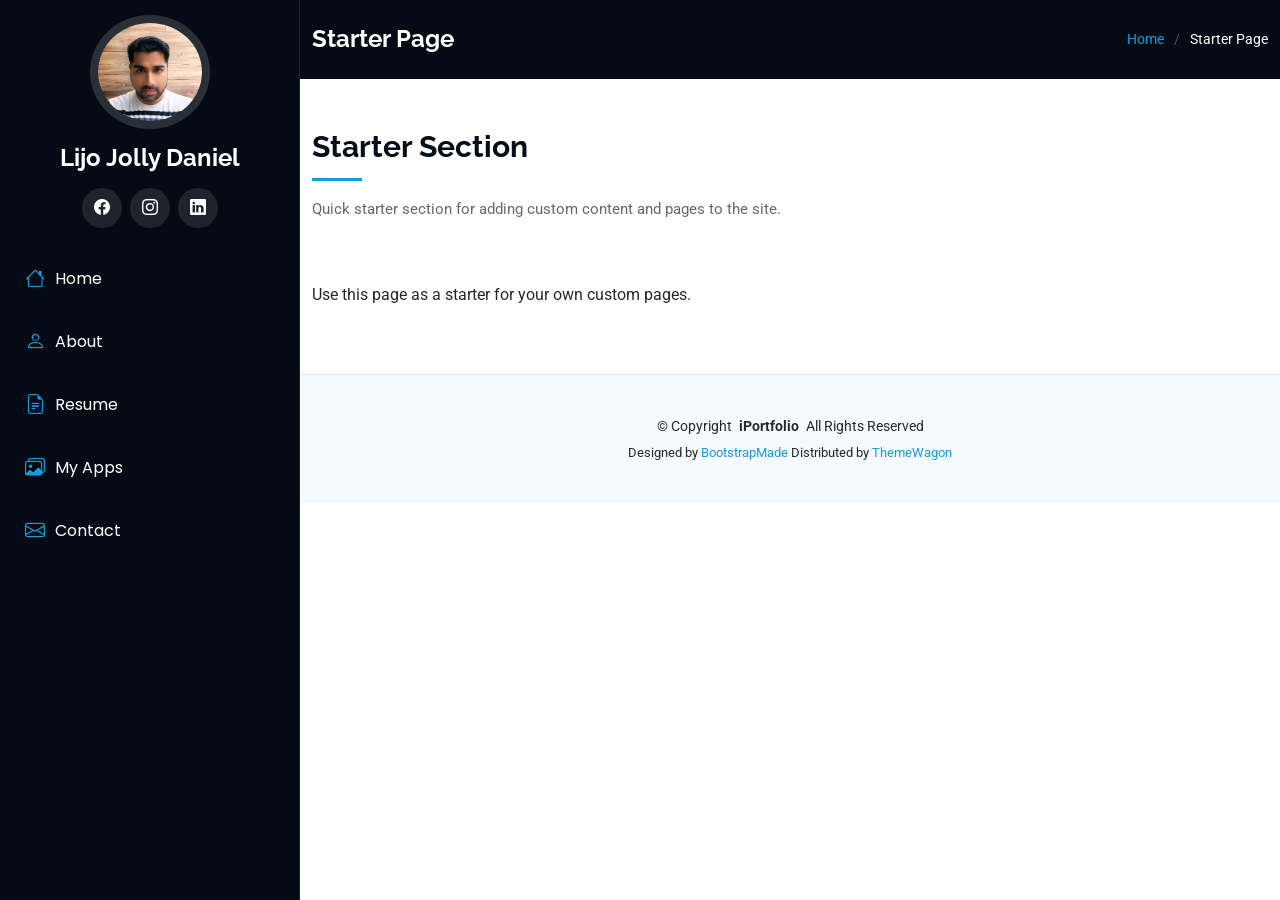
<file: backup_starter-page.html>
<!DOCTYPE html>
<html lang="en">

<head>
  <meta charset="utf-8">
  <meta content="width=device-width, initial-scale=1.0" name="viewport">
  <title>Starter Page - iPortfolio Bootstrap Template</title>
  <meta content="" name="description">
  <meta content="" name="keywords">

  <!-- Favicons -->
  <link href="assets/img/favicon.png" rel="icon">
  <link href="assets/img/apple-touch-icon.png" rel="apple-touch-icon">

  <!-- Fonts -->
  <link href="https://fonts.googleapis.com" rel="preconnect">
  <link href="https://fonts.gstatic.com" rel="preconnect" crossorigin>
  <link href="https://fonts.googleapis.com/css2?family=Roboto:ital,wght@0,100;0,300;0,400;0,500;0,700;0,900;1,100;1,300;1,400;1,500;1,700;1,900&family=Poppins:ital,wght@0,100;0,200;0,300;0,400;0,500;0,600;0,700;0,800;0,900;1,100;1,200;1,300;1,400;1,500;1,600;1,700;1,800;1,900&family=Raleway:ital,wght@0,100;0,200;0,300;0,400;0,500;0,600;0,700;0,800;0,900;1,100;1,200;1,300;1,400;1,500;1,600;1,700;1,800;1,900&display=swap" rel="stylesheet">

  <!-- Vendor CSS Files -->
  <link href="assets/vendor/bootstrap/css/bootstrap.min.css" rel="stylesheet">
  <link href="assets/vendor/bootstrap-icons/bootstrap-icons.css" rel="stylesheet">
  <link href="assets/vendor/aos/aos.css" rel="stylesheet">
  <link href="assets/vendor/glightbox/css/glightbox.min.css" rel="stylesheet">
  <link href="assets/vendor/swiper/swiper-bundle.min.css" rel="stylesheet">

  <!-- Main CSS File -->
  <link href="assets/css/main.css" rel="stylesheet">

  <!-- =======================================================
  * Template Name: iPortfolio
  * Template URL: https://bootstrapmade.com/iportfolio-bootstrap-portfolio-websites-template/
  * Updated: Jun 29 2024 with Bootstrap v5.3.3
  * Author: BootstrapMade.com
  * License: https://bootstrapmade.com/license/
  ======================================================== -->
</head>

<body class="starter-page-page">

  <div id="site-header"></div>

  <main class="main">

    <!-- Page Title -->
    <div class="page-title dark-background">
      <div class="container d-lg-flex justify-content-between align-items-center">
        <h1 class="mb-2 mb-lg-0">Starter Page</h1>
        <nav class="breadcrumbs">
          <ol>
            <li><a href="index.html">Home</a></li>
            <li class="current">Starter Page</li>
          </ol>
        </nav>
      </div>
    </div><!-- End Page Title -->

    <!-- Starter Section Section -->
    <section id="starter-section" class="starter-section section">

      <!-- Section Title -->
      <div class="container section-title" data-aos="fade-up">
        <h2>Starter Section</h2>
        <p>Quick starter section for adding custom content and pages to the site.</p>
      </div><!-- End Section Title -->

      <div class="container" data-aos="fade-up">
        <p>Use this page as a starter for your own custom pages.</p>
      </div>

    </section><!-- /Starter Section Section -->

  </main>

  <footer id="footer" class="footer position-relative light-background">

    <div class="container">
      <div class="copyright text-center ">
        <p>© <span>Copyright</span> <strong class="px-1 sitename">iPortfolio</strong> <span>All Rights Reserved</span></p>
      </div>
      <div class="credits">
        <!-- All the links in the footer should remain intact. -->
        <!-- You can delete the links only if you've purchased the pro version. -->
        <!-- Licensing information: https://bootstrapmade.com/license/ -->
        <!-- Purchase the pro version with working PHP/AJAX contact form: [buy-url] -->
        Designed by <a href="https://bootstrapmade.com/">BootstrapMade</a> Distributed by <a href="https://themewagon.com">ThemeWagon</a>
      </div>
    </div>

  </footer>

  <!-- Scroll Top -->
  <a href="#" id="scroll-top" class="scroll-top d-flex align-items-center justify-content-center"><i class="bi bi-arrow-up-short"></i></a>

  <!-- Preloader -->
  <div id="preloader"></div>

  <!-- Vendor JS Files -->
  <script src="assets/vendor/bootstrap/js/bootstrap.bundle.min.js"></script>
  <script src="assets/vendor/php-email-form/validate.js"></script>
  <script src="assets/vendor/aos/aos.js"></script>
  <script src="assets/vendor/typed.js/typed.umd.js"></script>
  <script src="assets/vendor/purecounter/purecounter_vanilla.js"></script>
  <script src="assets/vendor/waypoints/noframework.waypoints.js"></script>
  <script src="assets/vendor/glightbox/js/glightbox.min.js"></script>
  <script src="assets/vendor/imagesloaded/imagesloaded.pkgd.min.js"></script>
  <script src="assets/vendor/isotope-layout/isotope.pkgd.min.js"></script>
  <script src="assets/vendor/swiper/swiper-bundle.min.js"></script>

  <script src="assets/js/includes.js"></script>

  <!-- Main JS File -->
  <script src="assets/js/main.js"></script>

</body>

</html>
</file>
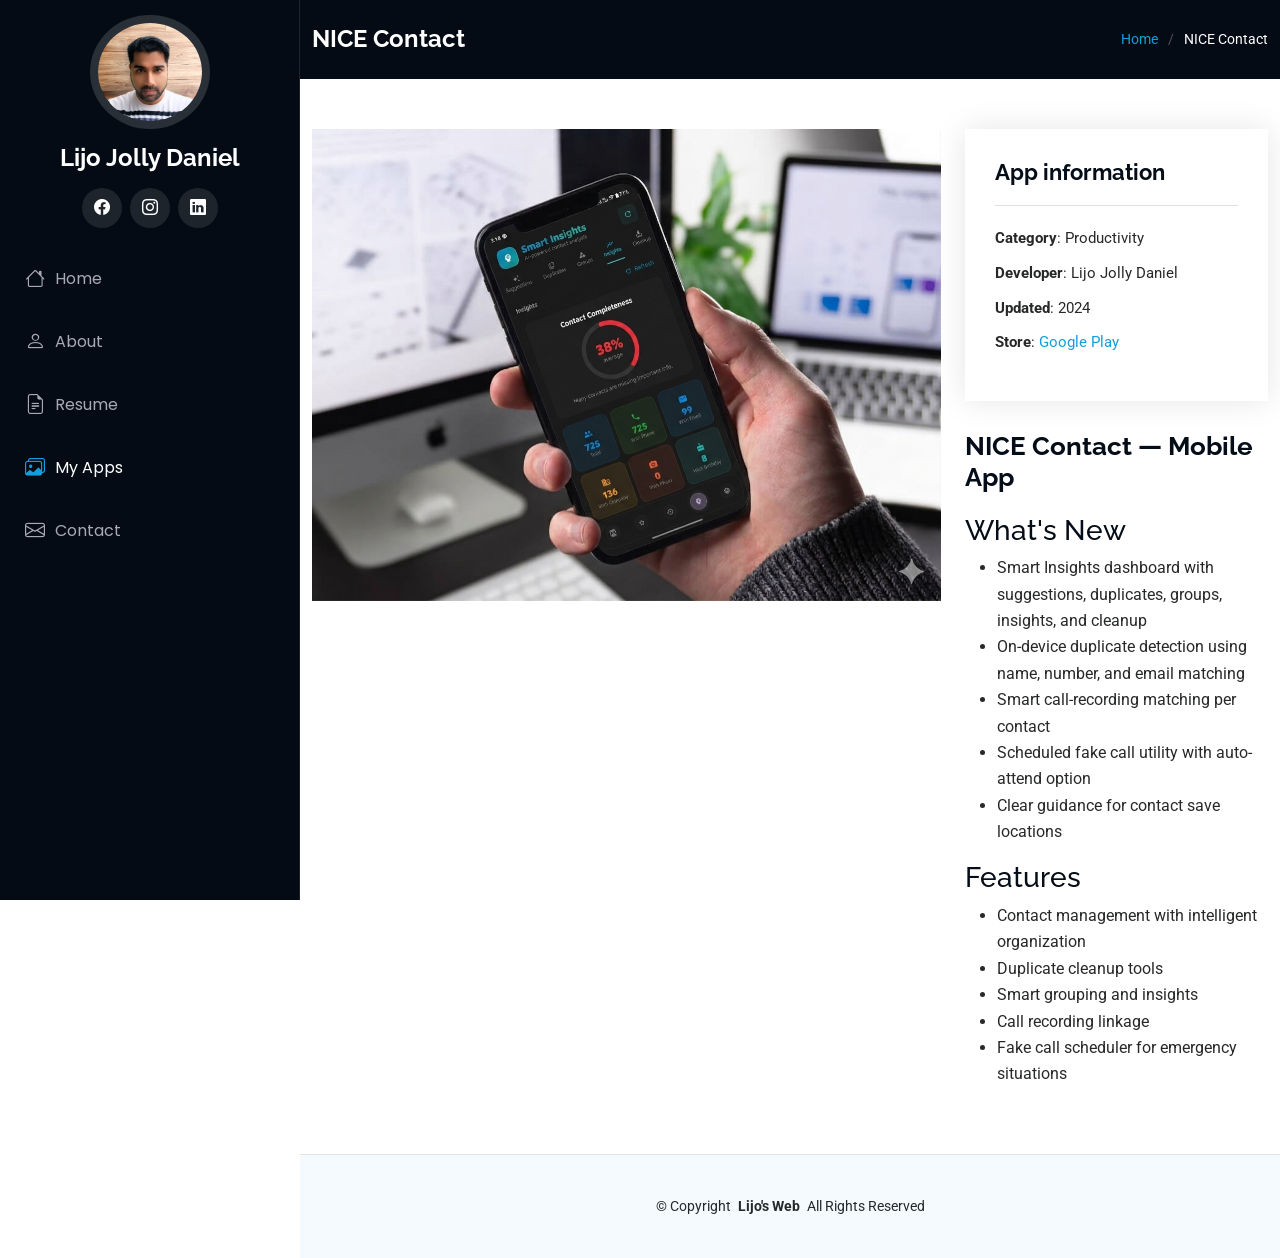
<file: portfolio-details-app1.html>
<!DOCTYPE html>
<html lang="en">

<head>
  <meta charset="utf-8">
  <meta content="width=device-width, initial-scale=1.0" name="viewport">
  <title>NICE Contact - Details</title>
  <meta content="" name="description">
  <meta content="" name="keywords">
  <meta name="nav-active" content="portfolio">

  <link href="assets/img/favicon.png" rel="icon">
  <link href="assets/img/apple-touch-icon.png" rel="apple-touch-icon">

  <link href="https://fonts.googleapis.com" rel="preconnect">
  <link href="https://fonts.gstatic.com" rel="preconnect" crossorigin>
  <link href="https://fonts.googleapis.com/css2?family=Roboto:wght@400;700&family=Poppins:wght@400;700&family=Raleway:wght@400;700&display=swap" rel="stylesheet">

  <link href="assets/vendor/bootstrap/css/bootstrap.min.css" rel="stylesheet">
  <link href="assets/vendor/bootstrap-icons/bootstrap-icons.css" rel="stylesheet">
  <link href="assets/vendor/aos/aos.css" rel="stylesheet">
  <link href="assets/vendor/glightbox/css/glightbox.min.css" rel="stylesheet">
  <link href="assets/vendor/swiper/swiper-bundle.min.css" rel="stylesheet">

  <link href="assets/css/main.css" rel="stylesheet">
</head>

<body class="portfolio-details-page">

  <div id="site-header"></div>

  <main class="main">

    <div class="page-title dark-background">
      <div class="container d-lg-flex justify-content-between align-items-center">
        <h1 class="mb-2 mb-lg-0">NICE Contact</h1>
        <nav class="breadcrumbs">
          <ol>
            <li><a href="index.html">Home</a></li>
            <li class="current">NICE Contact</li>
          </ol>
        </nav>
      </div>
    </div>

    <section id="portfolio-details" class="portfolio-details section">
      <div class="container" data-aos="fade-up" data-aos-delay="100">
        <div class="row gy-4">

          <div class="col-lg-8">
            <div class="portfolio-details-slider swiper init-swiper">
              <script type="application/json" class="swiper-config">
                { "loop": true, "speed": 600, "autoplay": { "delay": 5000 }, "slidesPerView": "auto", "pagination": { "el": ".swiper-pagination", "type": "bullets", "clickable": true } }
              </script>
              <div class="swiper-wrapper align-items-center">
                <div class="swiper-slide">
                  <img src="assets/img/portfolio/app-1.png" alt="NICE Contact">
                </div>
              </div>
              <div class="swiper-pagination"></div>
            </div>
          </div>

          <div class="col-lg-4">
            <div class="portfolio-info" data-aos="fade-up" data-aos-delay="200">
              <h3>App information</h3>
              <ul>
                <li><strong>Category</strong>: Productivity</li>
                <li><strong>Developer</strong>: Lijo Jolly Daniel</li>
                <li><strong>Updated</strong>: 2024</li>
                <li><strong>Store</strong>: <a href="https://play.google.com/store/apps/details?id=com.lijojolly.nice_contacts" target="_blank" rel="noopener">Google Play</a></li>
              </ul>
            </div>

            <div class="portfolio-description" data-aos="fade-up" data-aos-delay="300">
              <h2>NICE Contact — Mobile App</h2>
              <h3>What's New</h3>
              <ul>
                <li>Smart Insights dashboard with suggestions, duplicates, groups, insights, and cleanup</li>
                <li>On-device duplicate detection using name, number, and email matching</li>
                <li>Smart call-recording matching per contact</li>
                <li>Scheduled fake call utility with auto-attend option</li>
                <li>Clear guidance for contact save locations</li>
              </ul>
              <h3>Features</h3>
              <ul>
                <li>Contact management with intelligent organization</li>
                <li>Duplicate cleanup tools</li>
                <li>Smart grouping and insights</li>
                <li>Call recording linkage</li>
                <li>Fake call scheduler for emergency situations</li>
              </ul>
            </div>
          </div>

        </div>
      </div>
    </section>

  </main>

  <footer id="footer" class="footer position-relative light-background">
    <div class="container">
      <div class="copyright text-center ">
        <p>© <span>Copyright</span> <strong class="px-1 sitename">Lijo's Web</strong> <span>All Rights Reserved</span></p>
      </div>
    </div>
  </footer>

  <a href="#" id="scroll-top" class="scroll-top d-flex align-items-center justify-content-center"><i class="bi bi-arrow-up-short"></i></a>
  <div id="preloader"></div>

  <script src="assets/vendor/bootstrap/js/bootstrap.bundle.min.js"></script>
  <script src="assets/vendor/php-email-form/validate.js"></script>
  <script src="assets/vendor/aos/aos.js"></script>
  <script src="assets/vendor/typed.js/typed.umd.js"></script>
  <script src="assets/vendor/purecounter/purecounter_vanilla.js"></script>
  <script src="assets/vendor/waypoints/noframework.waypoints.js"></script>
  <script src="assets/vendor/glightbox/js/glightbox.min.js"></script>
  <script src="assets/vendor/imagesloaded/imagesloaded.pkgd.min.js"></script>
  <script src="assets/vendor/isotope-layout/isotope.pkgd.min.js"></script>
  <script src="assets/vendor/swiper/swiper-bundle.min.js"></script>
  <script src="assets/js/includes.js"></script>
  <script src="assets/js/main.js"></script>

</body>

</html>
</file>
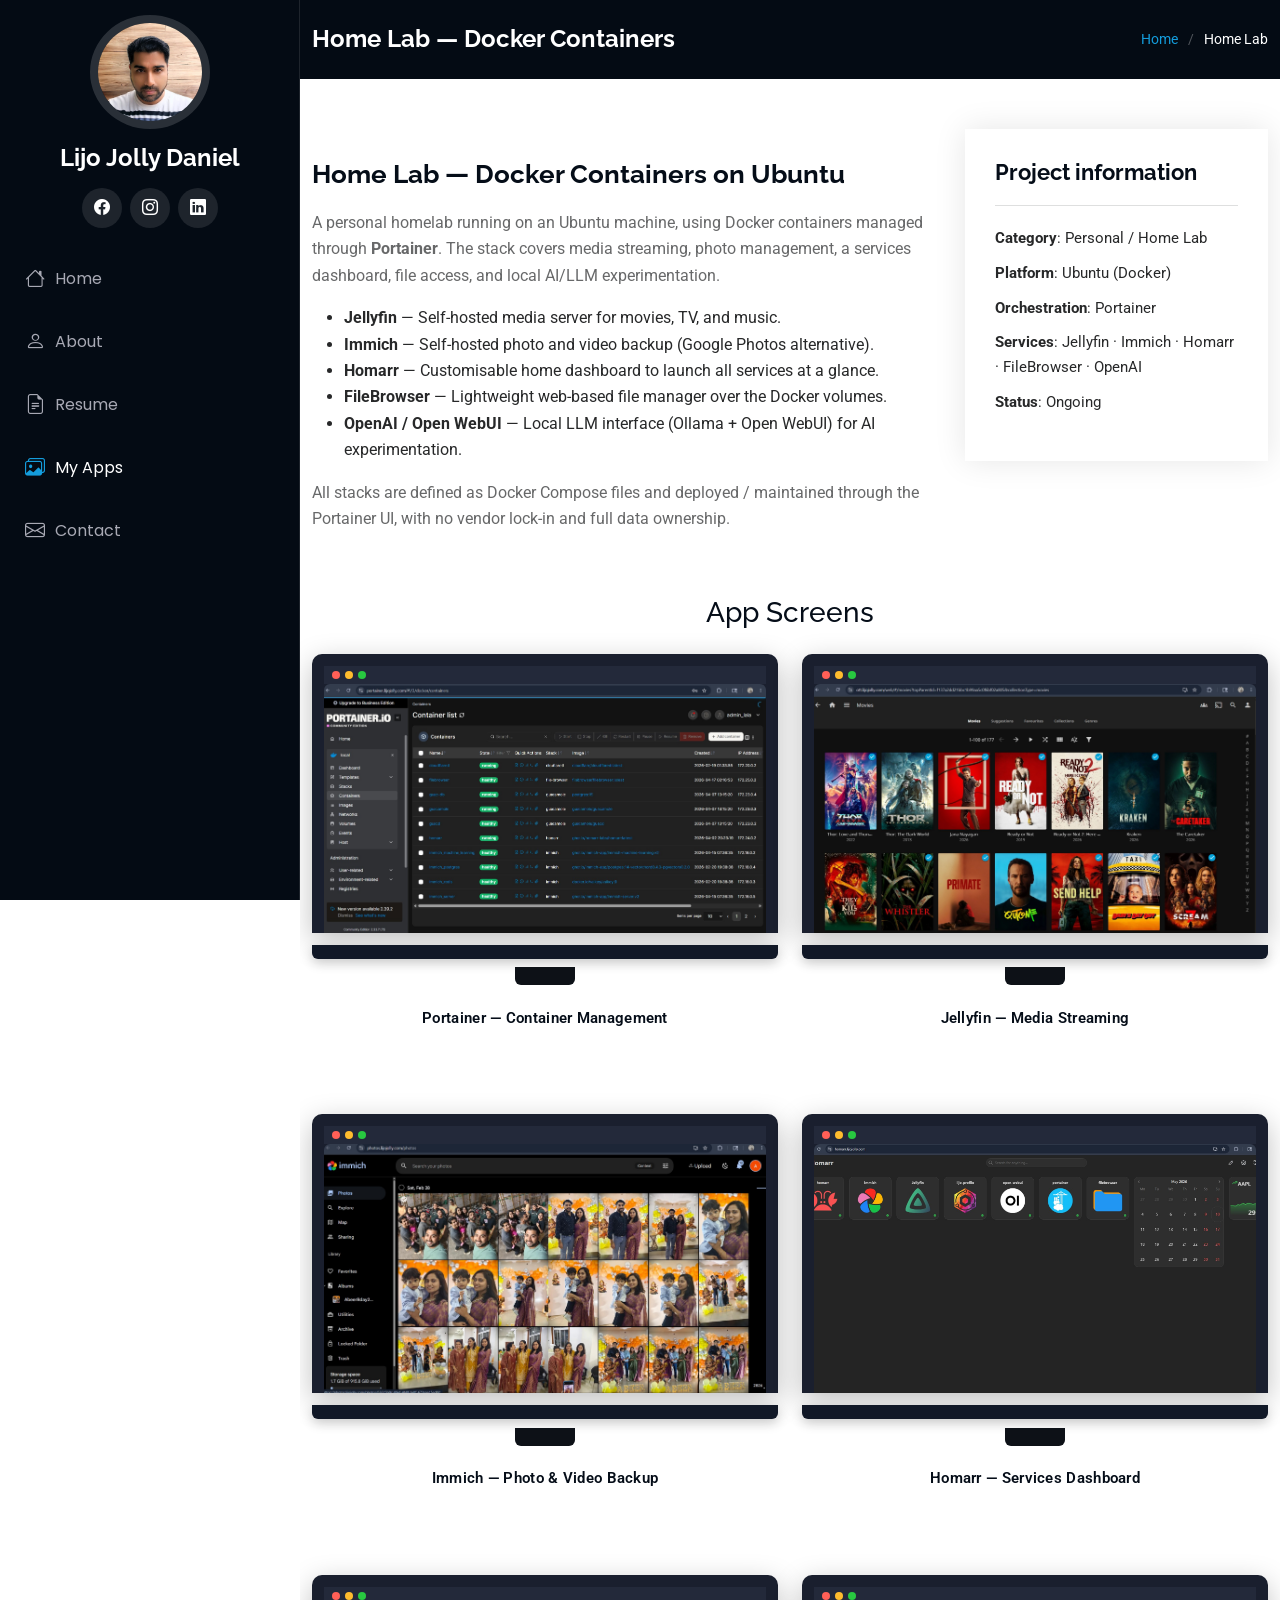
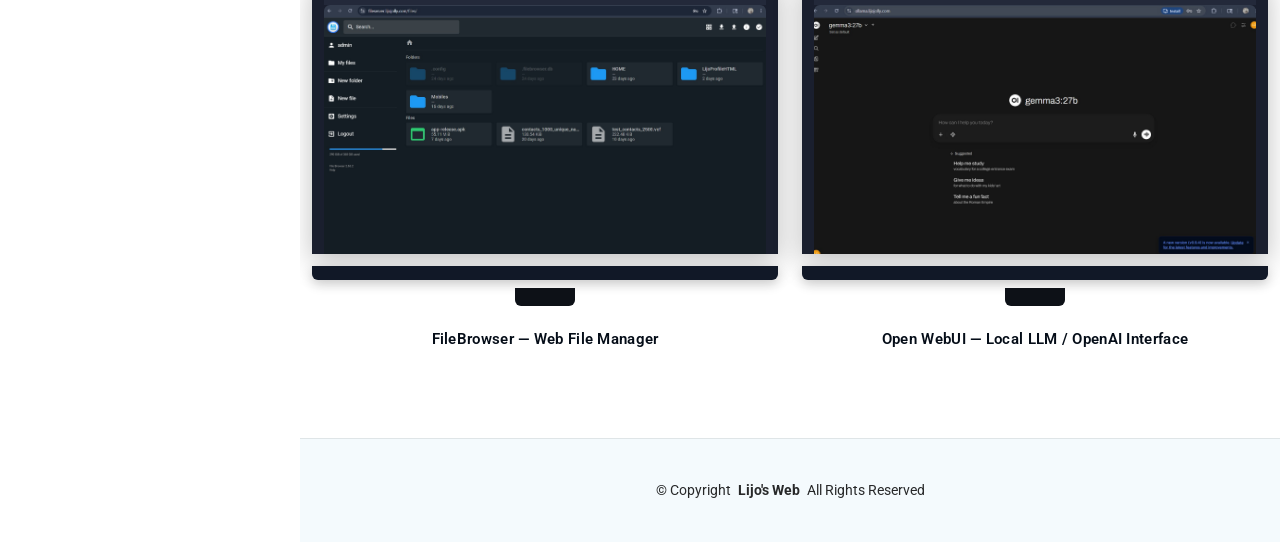
<file: portfolio-details-homelab.html>
<!DOCTYPE html>
<html lang="en">

<head>
  <meta charset="utf-8">
  <meta content="width=device-width, initial-scale=1.0" name="viewport">
  <title>Home Lab — Docker Containers</title>
  <meta name="description" content="Personal homelab running Jellyfin, Immich, Homarr, FileBrowser and OpenAI services on Ubuntu via Docker and Portainer.">
  <meta name="keywords" content="homelab, docker, portainer, jellyfin, immich, homarr, filebrowser, openai, ubuntu">
  <meta name="nav-active" content="portfolio">

  <link href="assets/img/favicon.png" rel="icon">
  <link href="assets/img/apple-touch-icon.png" rel="apple-touch-icon">

  <link href="https://fonts.googleapis.com" rel="preconnect">
  <link href="https://fonts.gstatic.com" rel="preconnect" crossorigin>
  <link href="https://fonts.googleapis.com/css2?family=Roboto:wght@400;700&family=Poppins:wght@400;700&family=Raleway:wght@400;700&display=swap" rel="stylesheet">

  <link href="assets/vendor/bootstrap/css/bootstrap.min.css" rel="stylesheet">
  <link href="assets/vendor/bootstrap-icons/bootstrap-icons.css" rel="stylesheet">
  <link href="assets/vendor/aos/aos.css" rel="stylesheet">
  <link href="assets/vendor/glightbox/css/glightbox.min.css" rel="stylesheet">
  <link href="assets/vendor/swiper/swiper-bundle.min.css" rel="stylesheet">

  <link href="assets/css/main.css" rel="stylesheet">
</head>

<body class="portfolio-details-page">

  <div id="site-header"></div>

  <main class="main">

    <div class="page-title dark-background">
      <div class="container d-lg-flex justify-content-between align-items-center">
        <h1 class="mb-2 mb-lg-0">Home Lab — Docker Containers</h1>
        <nav class="breadcrumbs">
          <ol>
            <li><a href="index.html">Home</a></li>
            <li class="current">Home Lab</li>
          </ol>
        </nav>
      </div>
    </div>

    <section id="portfolio-details" class="portfolio-details section">
      <div class="container" data-aos="fade-up" data-aos-delay="100">

        <!-- Project summary row -->
        <div class="row gy-4 mb-5">
          <div class="col-lg-8">
            <div class="portfolio-description">
              <h2>Home Lab — Docker Containers on Ubuntu</h2>
              <p>A personal homelab running on an Ubuntu machine, using Docker containers managed through <strong>Portainer</strong>. The stack covers media streaming, photo management, a services dashboard, file access, and local AI/LLM experimentation.</p>
              <ul>
                <li><strong>Jellyfin</strong> — Self-hosted media server for movies, TV, and music.</li>
                <li><strong>Immich</strong> — Self-hosted photo and video backup (Google Photos alternative).</li>
                <li><strong>Homarr</strong> — Customisable home dashboard to launch all services at a glance.</li>
                <li><strong>FileBrowser</strong> — Lightweight web-based file manager over the Docker volumes.</li>
                <li><strong>OpenAI / Open WebUI</strong> — Local LLM interface (Ollama + Open WebUI) for AI experimentation.</li>
              </ul>
              <p>All stacks are defined as Docker Compose files and deployed / maintained through the Portainer UI, with no vendor lock-in and full data ownership.</p>
            </div>
          </div>
          <div class="col-lg-4">
            <div class="portfolio-info">
              <h3>Project information</h3>
              <ul>
                <li><strong>Category</strong>: Personal / Home Lab</li>
                <li><strong>Platform</strong>: Ubuntu (Docker)</li>
                <li><strong>Orchestration</strong>: Portainer</li>
                <li><strong>Services</strong>: Jellyfin · Immich · Homarr · FileBrowser · OpenAI</li>
                <li><strong>Status</strong>: Ongoing</li>
              </ul>
            </div>
          </div>
        </div>

        <!-- App screens in desktop monitor mockups -->
        <h3 class="text-center mb-4" data-aos="fade-up">App Screens</h3>
        <div class="row gy-5">

          <!-- Portainer -->
          <div class="col-lg-6" data-aos="fade-up" data-aos-delay="100">
            <div class="app-monitor-wrap">
              <div class="app-monitor">
                <div class="monitor-dots">
                  <span class="dot-red"></span>
                  <span class="dot-yellow"></span>
                  <span class="dot-green"></span>
                </div>
                <div class="screen-area">
                  <img src="assets/img/portfolio/hl-portainer.jpg"
                       onerror="this.onerror=null;this.src='assets/img/portfolio/hl-portainer.jpg';"
                       alt="Portainer Dashboard">
                </div>
              </div>
              <div class="app-monitor-base"></div>
              <div class="app-monitor-stand-wrap"><div class="app-monitor-stand"></div></div>
              <div class="app-monitor-label">Portainer — Container Management</div>
            </div>
          </div>

          <!-- Jellyfin -->
          <div class="col-lg-6" data-aos="fade-up" data-aos-delay="150">
            <div class="app-monitor-wrap">
              <div class="app-monitor">
                <div class="monitor-dots">
                  <span class="dot-red"></span>
                  <span class="dot-yellow"></span>
                  <span class="dot-green"></span>
                </div>
                <div class="screen-area">
                  <img src="assets/img/portfolio/hl-jellyfin.jpg"
                       onerror="this.onerror=null;this.src='assets/img/portfolio/app-3.jpg';"
                       alt="Jellyfin Media Server">
                </div>
              </div>
              <div class="app-monitor-base"></div>
              <div class="app-monitor-stand-wrap"><div class="app-monitor-stand"></div></div>
              <div class="app-monitor-label">Jellyfin — Media Streaming</div>
            </div>
          </div>

          <!-- Immich -->
          <div class="col-lg-6" data-aos="fade-up" data-aos-delay="200">
            <div class="app-monitor-wrap">
              <div class="app-monitor">
                <div class="monitor-dots">
                  <span class="dot-red"></span>
                  <span class="dot-yellow"></span>
                  <span class="dot-green"></span>
                </div>
                <div class="screen-area">
                  <img src="assets/img/portfolio/hl-immich.jpg"
                       onerror="this.onerror=null;this.src='assets/img/portfolio/product-1.jpg';"
                       alt="Immich Photo Backup">
                </div>
              </div>
              <div class="app-monitor-base"></div>
              <div class="app-monitor-stand-wrap"><div class="app-monitor-stand"></div></div>
              <div class="app-monitor-label">Immich — Photo &amp; Video Backup</div>
            </div>
          </div>

          <!-- Homarr -->
          <div class="col-lg-6" data-aos="fade-up" data-aos-delay="250">
            <div class="app-monitor-wrap">
              <div class="app-monitor">
                <div class="monitor-dots">
                  <span class="dot-red"></span>
                  <span class="dot-yellow"></span>
                  <span class="dot-green"></span>
                </div>
                <div class="screen-area">
                  <img src="assets/img/portfolio/hl-homarr.jpg"
                       onerror="this.onerror=null;this.src='assets/img/portfolio/product-2.jpg';"
                       alt="Homarr Dashboard">
                </div>
              </div>
              <div class="app-monitor-base"></div>
              <div class="app-monitor-stand-wrap"><div class="app-monitor-stand"></div></div>
              <div class="app-monitor-label">Homarr — Services Dashboard</div>
            </div>
          </div>

          <!-- FileBrowser -->
          <div class="col-lg-6" data-aos="fade-up" data-aos-delay="300">
            <div class="app-monitor-wrap">
              <div class="app-monitor">
                <div class="monitor-dots">
                  <span class="dot-red"></span>
                  <span class="dot-yellow"></span>
                  <span class="dot-green"></span>
                </div>
                <div class="screen-area">
                  <img src="assets/img/portfolio/hl-filebrowser.jpg"
                       onerror="this.onerror=null;this.src='assets/img/portfolio/product-3.jpg';"
                       alt="FileBrowser">
                </div>
              </div>
              <div class="app-monitor-base"></div>
              <div class="app-monitor-stand-wrap"><div class="app-monitor-stand"></div></div>
              <div class="app-monitor-label">FileBrowser — Web File Manager</div>
            </div>
          </div>

          <!-- OpenAI / Open WebUI -->
          <div class="col-lg-6" data-aos="fade-up" data-aos-delay="350">
            <div class="app-monitor-wrap">
              <div class="app-monitor">
                <div class="monitor-dots">
                  <span class="dot-red"></span>
                  <span class="dot-yellow"></span>
                  <span class="dot-green"></span>
                </div>
                <div class="screen-area">
                  <img src="assets/img/portfolio/hl-openwebui.jpg"
                       onerror="this.onerror=null;this.src='assets/img/portfolio/books-1.jpg';"
                       alt="Open WebUI / OpenAI">
                </div>
              </div>
              <div class="app-monitor-base"></div>
              <div class="app-monitor-stand-wrap"><div class="app-monitor-stand"></div></div>
              <div class="app-monitor-label">Open WebUI — Local LLM / OpenAI Interface</div>
            </div>
          </div>

        </div><!-- end row -->
      </div>
    </section>

  </main>

  <footer id="footer" class="footer position-relative light-background">
    <div class="container">
      <div class="copyright text-center">
        <p>© <span>Copyright</span> <strong class="px-1 sitename">Lijo's Web</strong> <span>All Rights Reserved</span></p>
      </div>
    </div>
  </footer>

  <a href="#" id="scroll-top" class="scroll-top d-flex align-items-center justify-content-center"><i class="bi bi-arrow-up-short"></i></a>
  <div id="preloader"></div>

  <script src="assets/vendor/bootstrap/js/bootstrap.bundle.min.js"></script>
  <script src="assets/vendor/php-email-form/validate.js"></script>
  <script src="assets/vendor/aos/aos.js"></script>
  <script src="assets/vendor/typed.js/typed.umd.js"></script>
  <script src="assets/vendor/purecounter/purecounter_vanilla.js"></script>
  <script src="assets/vendor/waypoints/noframework.waypoints.js"></script>
  <script src="assets/vendor/glightbox/js/glightbox.min.js"></script>
  <script src="assets/vendor/imagesloaded/imagesloaded.pkgd.min.js"></script>
  <script src="assets/vendor/isotope-layout/isotope.pkgd.min.js"></script>
  <script src="assets/vendor/swiper/swiper-bundle.min.js"></script>
  <script src="assets/js/includes.js"></script>
  <script src="assets/js/main.js"></script>

</body>
</html>
</file>
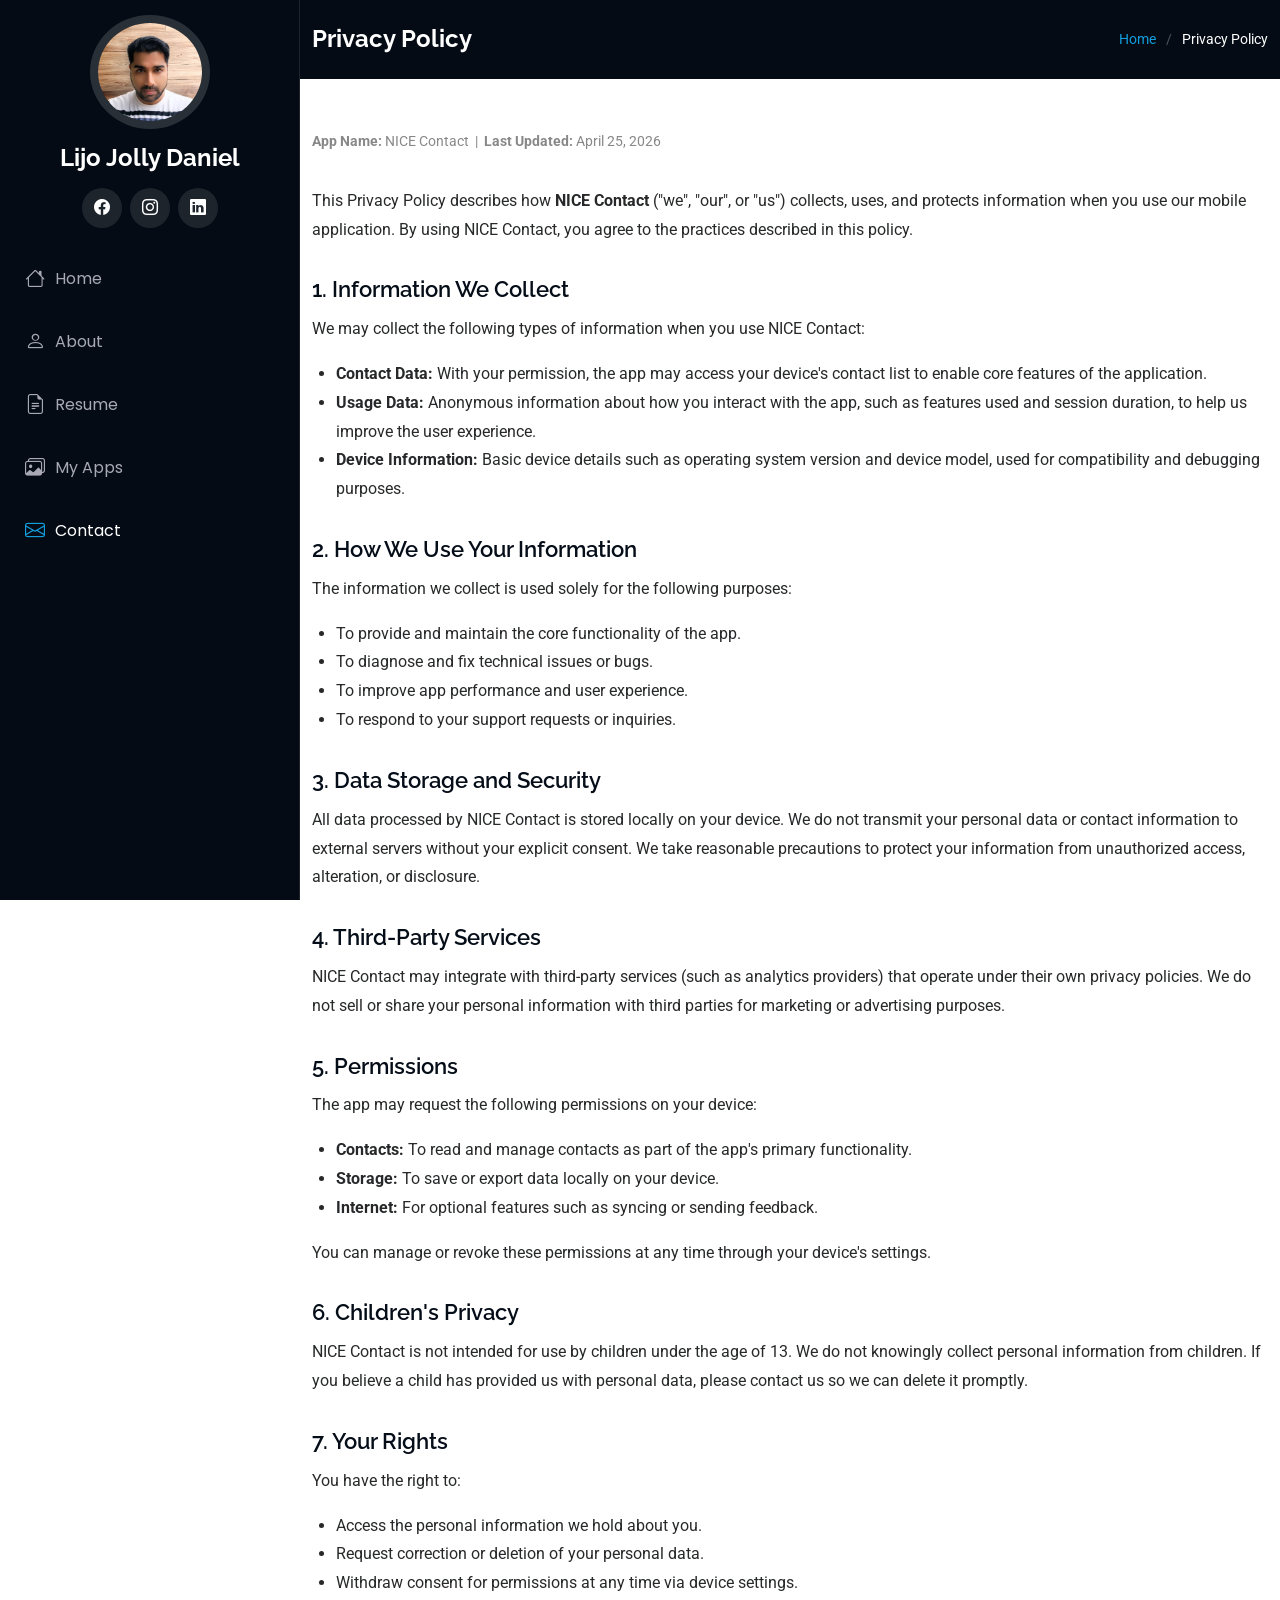
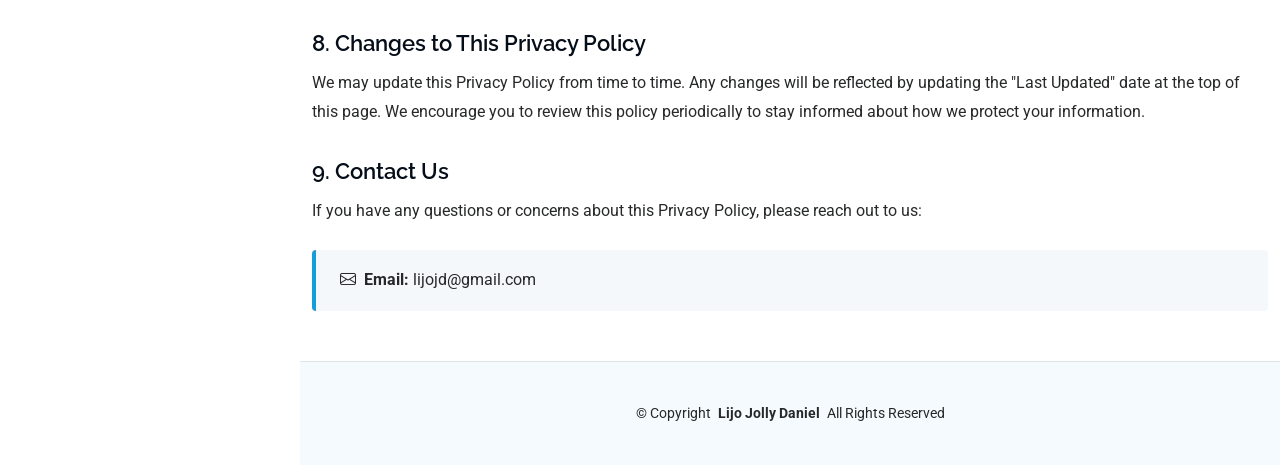
<file: privacy-policy.html>
<!DOCTYPE html>
<html lang="en">

<head>
  <meta charset="utf-8">
  <meta content="width=device-width, initial-scale=1.0" name="viewport">
  <title>Privacy Policy - NICE Contact</title>
  <meta content="Privacy Policy for NICE Contact mobile app" name="description">
  <meta content="" name="keywords">
  <meta name="nav-active" content="contact">

  <!-- Favicons -->
  <link href="assets/img/favicon.png" rel="icon">
  <link href="assets/img/apple-touch-icon.png" rel="apple-touch-icon">

  <!-- Fonts -->
  <link href="https://fonts.googleapis.com" rel="preconnect">
  <link href="https://fonts.gstatic.com" rel="preconnect" crossorigin>
  <link href="https://fonts.googleapis.com/css2?family=Roboto:ital,wght@0,100;0,300;0,400;0,500;0,700;0,900;1,100;1,300;1,400;1,500;1,700;1,900&family=Poppins:ital,wght@0,100;0,200;0,300;0,400;0,500;0,600;0,700;0,800;0,900;1,100;1,200;1,300;1,400;1,500;1,600;1,700;1,800;1,900&family=Raleway:ital,wght@0,100;0,200;0,300;0,400;0,500;0,600;0,700;0,800;0,900;1,100;1,200;1,300;1,400;1,500;1,600;1,700;1,800;1,900&display=swap" rel="stylesheet">

  <!-- Vendor CSS Files -->
  <link href="assets/vendor/bootstrap/css/bootstrap.min.css" rel="stylesheet">
  <link href="assets/vendor/bootstrap-icons/bootstrap-icons.css" rel="stylesheet">
  <link href="assets/vendor/aos/aos.css" rel="stylesheet">
  <link href="assets/vendor/glightbox/css/glightbox.min.css" rel="stylesheet">
  <link href="assets/vendor/swiper/swiper-bundle.min.css" rel="stylesheet">

  <!-- Main CSS File -->
  <link href="assets/css/main.css" rel="stylesheet">

  <style>
    .privacy-policy-section h2 {
      font-size: 1.4rem;
      font-weight: 600;
      margin-top: 2rem;
      margin-bottom: 0.75rem;
      color: var(--heading-color, #173b6c);
    }
    .privacy-policy-section p,
    .privacy-policy-section li {
      line-height: 1.8;
      color: var(--default-color, #444);
    }
    .privacy-policy-section ul {
      padding-left: 1.5rem;
      margin-bottom: 1rem;
    }
    .privacy-policy-section .last-updated {
      font-size: 0.9rem;
      color: #888;
      margin-bottom: 2rem;
    }
    .privacy-policy-section .contact-box {
      background: #f4f8fb;
      border-left: 4px solid #149ddd;
      padding: 1rem 1.5rem;
      border-radius: 4px;
      margin-top: 1.5rem;
    }
  </style>
</head>

<body class="service-details-page">

  <div id="site-header"></div>

  <main class="main">

    <!-- Page Title -->
    <div class="page-title dark-background">
      <div class="container d-lg-flex justify-content-between align-items-center">
        <h1 class="mb-2 mb-lg-0">Privacy Policy</h1>
        <nav class="breadcrumbs">
          <ol>
            <li><a href="index.html">Home</a></li>
            <li class="current">Privacy Policy</li>
          </ol>
        </nav>
      </div>
    </div><!-- End Page Title -->

    <!-- Privacy Policy Section -->
    <section id="privacy-policy" class="privacy-policy-section section">
      <div class="container" data-aos="fade-up" data-aos-delay="100">

        <p class="last-updated"><strong>App Name:</strong> NICE Contact &nbsp;|&nbsp; <strong>Last Updated:</strong> April 25, 2026</p>

        <p>
          This Privacy Policy describes how <strong>NICE Contact</strong> ("we", "our", or "us") collects, uses, and protects
          information when you use our mobile application. By using NICE Contact, you agree to the practices
          described in this policy.
        </p>

        <!-- 1 -->
        <h2>1. Information We Collect</h2>
        <p>We may collect the following types of information when you use NICE Contact:</p>
        <ul>
          <li><strong>Contact Data:</strong> With your permission, the app may access your device's contact list to enable core features of the application.</li>
          <li><strong>Usage Data:</strong> Anonymous information about how you interact with the app, such as features used and session duration, to help us improve the user experience.</li>
          <li><strong>Device Information:</strong> Basic device details such as operating system version and device model, used for compatibility and debugging purposes.</li>
        </ul>

        <!-- 2 -->
        <h2>2. How We Use Your Information</h2>
        <p>The information we collect is used solely for the following purposes:</p>
        <ul>
          <li>To provide and maintain the core functionality of the app.</li>
          <li>To diagnose and fix technical issues or bugs.</li>
          <li>To improve app performance and user experience.</li>
          <li>To respond to your support requests or inquiries.</li>
        </ul>

        <!-- 3 -->
        <h2>3. Data Storage and Security</h2>
        <p>
          All data processed by NICE Contact is stored locally on your device. We do not transmit your personal
          data or contact information to external servers without your explicit consent. We take reasonable
          precautions to protect your information from unauthorized access, alteration, or disclosure.
        </p>

        <!-- 4 -->
        <h2>4. Third-Party Services</h2>
        <p>
          NICE Contact may integrate with third-party services (such as analytics providers) that operate under
          their own privacy policies. We do not sell or share your personal information with third parties for
          marketing or advertising purposes.
        </p>

        <!-- 5 -->
        <h2>5. Permissions</h2>
        <p>The app may request the following permissions on your device:</p>
        <ul>
          <li><strong>Contacts:</strong> To read and manage contacts as part of the app's primary functionality.</li>
          <li><strong>Storage:</strong> To save or export data locally on your device.</li>
          <li><strong>Internet:</strong> For optional features such as syncing or sending feedback.</li>
        </ul>
        <p>You can manage or revoke these permissions at any time through your device's settings.</p>

        <!-- 6 -->
        <h2>6. Children's Privacy</h2>
        <p>
          NICE Contact is not intended for use by children under the age of 13. We do not knowingly collect
          personal information from children. If you believe a child has provided us with personal data, please
          contact us so we can delete it promptly.
        </p>

        <!-- 7 -->
        <h2>7. Your Rights</h2>
        <p>You have the right to:</p>
        <ul>
          <li>Access the personal information we hold about you.</li>
          <li>Request correction or deletion of your personal data.</li>
          <li>Withdraw consent for permissions at any time via device settings.</li>
        </ul>

        <!-- 8 -->
        <h2>8. Changes to This Privacy Policy</h2>
        <p>
          We may update this Privacy Policy from time to time. Any changes will be reflected by updating the
          "Last Updated" date at the top of this page. We encourage you to review this policy periodically
          to stay informed about how we protect your information.
        </p>

        <!-- 9 -->
        <h2>9. Contact Us</h2>
        <p>If you have any questions or concerns about this Privacy Policy, please reach out to us:</p>
        <div class="contact-box">
          <p class="mb-0"><i class="bi bi-envelope me-2"></i><strong>Email:</strong> lijojd@gmail.com</p>
        </div>

      </div>
    </section><!-- /Privacy Policy Section -->

  </main>

  <footer id="footer" class="footer position-relative light-background">
    <div class="container">
      <div class="copyright text-center">
        <p>© <span>Copyright</span> <strong class="px-1 sitename">Lijo Jolly Daniel</strong> <span>All Rights Reserved</span></p>
      </div>
    </div>
  </footer>

  <!-- Scroll Top -->
  <a href="#" id="scroll-top" class="scroll-top d-flex align-items-center justify-content-center"><i class="bi bi-arrow-up-short"></i></a>

  <!-- Preloader -->
  <div id="preloader"></div>

  <!-- Vendor JS Files -->
  <script src="assets/vendor/bootstrap/js/bootstrap.bundle.min.js"></script>
  <script src="assets/vendor/php-email-form/validate.js"></script>
  <script src="assets/vendor/aos/aos.js"></script>
  <script src="assets/vendor/typed.js/typed.umd.js"></script>
  <script src="assets/vendor/purecounter/purecounter_vanilla.js"></script>
  <script src="assets/vendor/waypoints/noframework.waypoints.js"></script>
  <script src="assets/vendor/glightbox/js/glightbox.min.js"></script>
  <script src="assets/vendor/imagesloaded/imagesloaded.pkgd.min.js"></script>
  <script src="assets/vendor/isotope-layout/isotope.pkgd.min.js"></script>
  <script src="assets/vendor/swiper/swiper-bundle.min.js"></script>

  <script src="assets/js/includes.js"></script>

  <!-- Main JS File -->
  <script src="assets/js/main.js"></script>

</body>

</html>
</file>
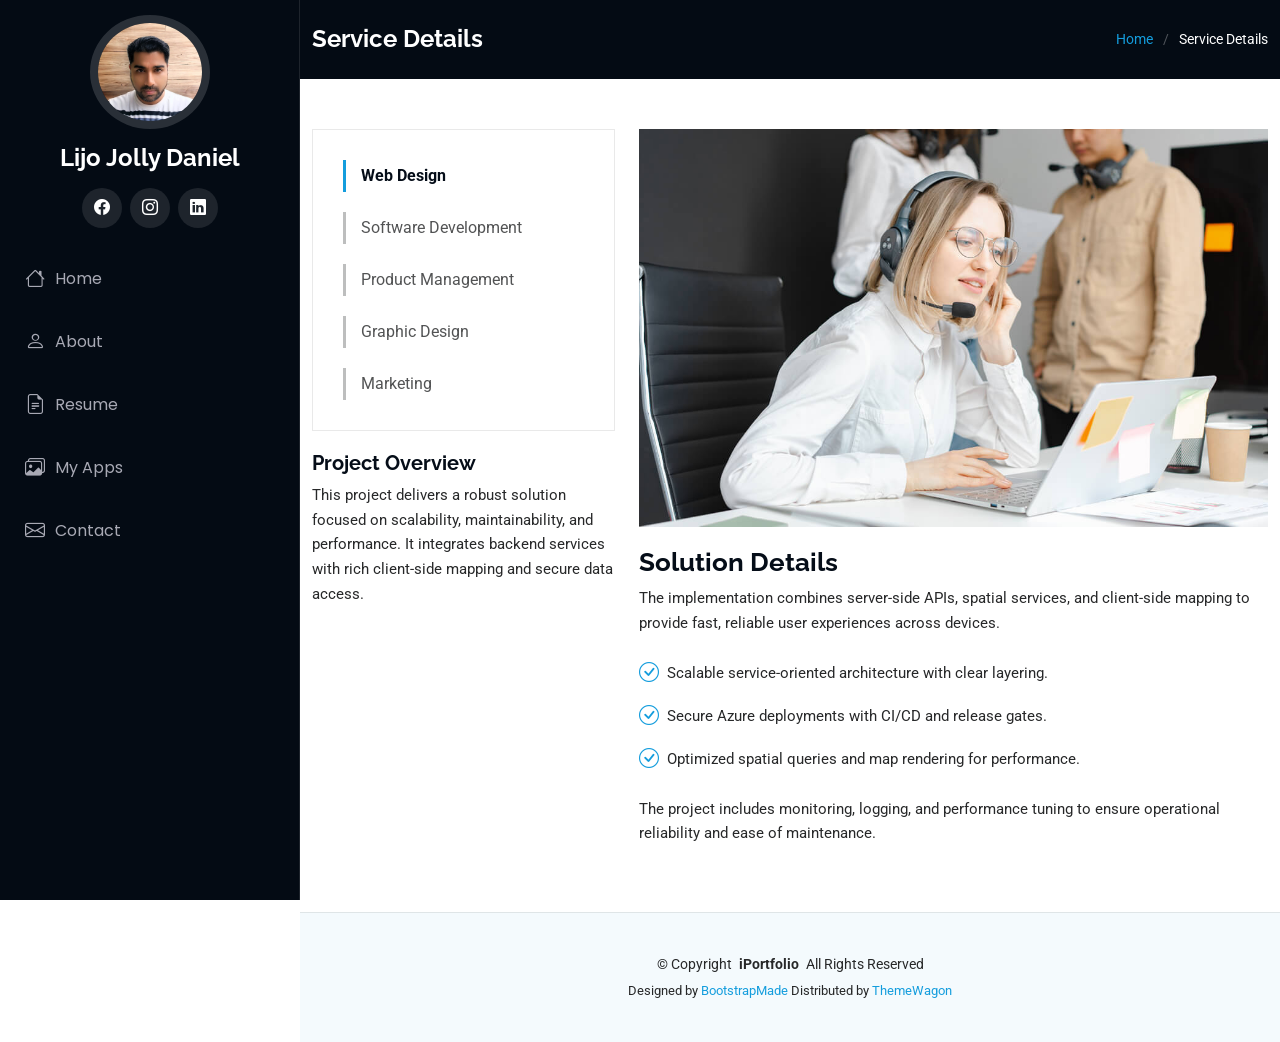
<file: service-details.html>
<!DOCTYPE html>
<html lang="en">

<head>
  <meta charset="utf-8">
  <meta content="width=device-width, initial-scale=1.0" name="viewport">
  <title>Service Details - iPortfolio Bootstrap Template</title>
  <meta content="" name="description">
  <meta content="" name="keywords">
  <meta name="nav-active" content="services">

  <!-- Favicons -->
  <link href="assets/img/favicon.png" rel="icon">
  <link href="assets/img/apple-touch-icon.png" rel="apple-touch-icon">

  <!-- Fonts -->
  <link href="https://fonts.googleapis.com" rel="preconnect">
  <link href="https://fonts.gstatic.com" rel="preconnect" crossorigin>
  <link href="https://fonts.googleapis.com/css2?family=Roboto:ital,wght@0,100;0,300;0,400;0,500;0,700;0,900;1,100;1,300;1,400;1,500;1,700;1,900&family=Poppins:ital,wght@0,100;0,200;0,300;0,400;0,500;0,600;0,700;0,800;0,900;1,100;1,200;1,300;1,400;1,500;1,600;1,700;1,800;1,900&family=Raleway:ital,wght@0,100;0,200;0,300;0,400;0,500;0,600;0,700;0,800;0,900;1,100;1,200;1,300;1,400;1,500;1,600;1,700;1,800;1,900&display=swap" rel="stylesheet">

  <!-- Vendor CSS Files -->
  <link href="assets/vendor/bootstrap/css/bootstrap.min.css" rel="stylesheet">
  <link href="assets/vendor/bootstrap-icons/bootstrap-icons.css" rel="stylesheet">
  <link href="assets/vendor/aos/aos.css" rel="stylesheet">
  <link href="assets/vendor/glightbox/css/glightbox.min.css" rel="stylesheet">
  <link href="assets/vendor/swiper/swiper-bundle.min.css" rel="stylesheet">

  <!-- Main CSS File -->
  <link href="assets/css/main.css" rel="stylesheet">

  <!-- =======================================================
  * Template Name: iPortfolio
  * Template URL: https://bootstrapmade.com/iportfolio-bootstrap-portfolio-websites-template/
  * Updated: Jun 29 2024 with Bootstrap v5.3.3
  * Author: BootstrapMade.com
  * License: https://bootstrapmade.com/license/
  ======================================================== -->
</head>

<body class="service-details-page">

  <div id="site-header"></div>

  <main class="main">

    <!-- Page Title -->
    <div class="page-title dark-background">
      <div class="container d-lg-flex justify-content-between align-items-center">
        <h1 class="mb-2 mb-lg-0">Service Details</h1>
        <nav class="breadcrumbs">
          <ol>
            <li><a href="index.html">Home</a></li>
            <li class="current">Service Details</li>
          </ol>
        </nav>
      </div>
    </div><!-- End Page Title -->

    <!-- Service Details Section -->
    <section id="service-details" class="service-details section">

      <div class="container">

        <div class="row gy-4">

          <div class="col-lg-4" data-aos="fade-up" data-aos-delay="100">
            <div class="services-list">
              <a href="#" class="active">Web Design</a>
              <a href="#">Software Development</a>
              <a href="#">Product Management</a>
              <a href="#">Graphic Design</a>
              <a href="#">Marketing</a>
            </div>

            <h4>Project Overview</h4>
            <p>This project delivers a robust solution focused on scalability, maintainability, and performance. It integrates backend services with rich client-side mapping and secure data access.</p>
          </div>

          <div class="col-lg-8" data-aos="fade-up" data-aos-delay="200">
            <img src="assets/img/services.jpg" alt="" class="img-fluid services-img">
            <h3>Solution Details</h3>
            <p>
              The implementation combines server-side APIs, spatial services, and client-side mapping to provide fast, reliable user experiences across devices.
            </p>
            <ul>
              <li><i class="bi bi-check-circle"></i> <span>Scalable service-oriented architecture with clear layering.</span></li>
              <li><i class="bi bi-check-circle"></i> <span>Secure Azure deployments with CI/CD and release gates.</span></li>
              <li><i class="bi bi-check-circle"></i> <span>Optimized spatial queries and map rendering for performance.</span></li>
            </ul>
            <p>
              The project includes monitoring, logging, and performance tuning to ensure operational reliability and ease of maintenance.
            </p>
          </div>

        </div>

      </div>

    </section><!-- /Service Details Section -->

  </main>

  <footer id="footer" class="footer position-relative light-background">

    <div class="container">
      <div class="copyright text-center ">
        <p>© <span>Copyright</span> <strong class="px-1 sitename">iPortfolio</strong> <span>All Rights Reserved</span></p>
      </div>
      <div class="credits">
        <!-- All the links in the footer should remain intact. -->
        <!-- You can delete the links only if you've purchased the pro version. -->
        <!-- Licensing information: https://bootstrapmade.com/license/ -->
        <!-- Purchase the pro version with working PHP/AJAX contact form: [buy-url] -->
        Designed by <a href="https://bootstrapmade.com/">BootstrapMade</a> Distributed by <a href="https://themewagon.com">ThemeWagon</a>
      </div>
    </div>

  </footer>

  <!-- Scroll Top -->
  <a href="#" id="scroll-top" class="scroll-top d-flex align-items-center justify-content-center"><i class="bi bi-arrow-up-short"></i></a>

  <!-- Preloader -->
  <div id="preloader"></div>

  <!-- Vendor JS Files -->
  <script src="assets/vendor/bootstrap/js/bootstrap.bundle.min.js"></script>
  <script src="assets/vendor/php-email-form/validate.js"></script>
  <script src="assets/vendor/aos/aos.js"></script>
  <script src="assets/vendor/typed.js/typed.umd.js"></script>
  <script src="assets/vendor/purecounter/purecounter_vanilla.js"></script>
  <script src="assets/vendor/waypoints/noframework.waypoints.js"></script>
  <script src="assets/vendor/glightbox/js/glightbox.min.js"></script>
  <script src="assets/vendor/imagesloaded/imagesloaded.pkgd.min.js"></script>
  <script src="assets/vendor/isotope-layout/isotope.pkgd.min.js"></script>
  <script src="assets/vendor/swiper/swiper-bundle.min.js"></script>

  <script src="assets/js/includes.js"></script>

  <!-- Main JS File -->
  <script src="assets/js/main.js"></script>

</body>

</html>
</file>
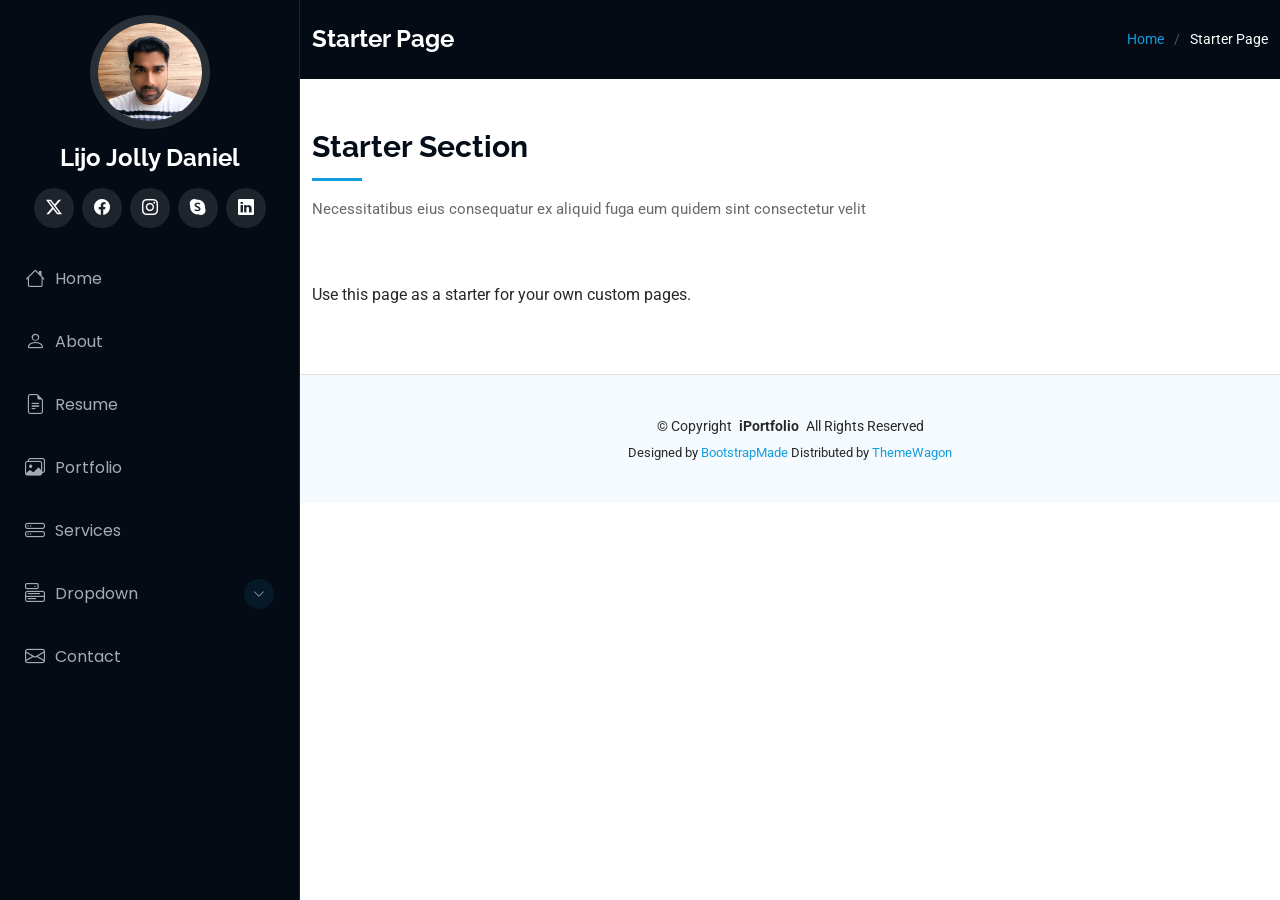
<file: starter-page.html>
<!DOCTYPE html>
<html lang="en">

<head>
  <meta charset="utf-8">
  <meta content="width=device-width, initial-scale=1.0" name="viewport">
  <title>Starter Page - iPortfolio Bootstrap Template</title>
  <meta content="" name="description">
  <meta content="" name="keywords">

  <!-- Favicons -->
  <link href="assets/img/favicon.png" rel="icon">
  <link href="assets/img/apple-touch-icon.png" rel="apple-touch-icon">

  <!-- Fonts -->
  <link href="https://fonts.googleapis.com" rel="preconnect">
  <link href="https://fonts.gstatic.com" rel="preconnect" crossorigin>
  <link href="https://fonts.googleapis.com/css2?family=Roboto:ital,wght@0,100;0,300;0,400;0,500;0,700;0,900;1,100;1,300;1,400;1,500;1,700;1,900&family=Poppins:ital,wght@0,100;0,200;0,300;0,400;0,500;0,600;0,700;0,800;0,900;1,100;1,200;1,300;1,400;1,500;1,600;1,700;1,800;1,900&family=Raleway:ital,wght@0,100;0,200;0,300;0,400;0,500;0,600;0,700;0,800;0,900;1,100;1,200;1,300;1,400;1,500;1,600;1,700;1,800;1,900&display=swap" rel="stylesheet">

  <!-- Vendor CSS Files -->
  <link href="assets/vendor/bootstrap/css/bootstrap.min.css" rel="stylesheet">
  <link href="assets/vendor/bootstrap-icons/bootstrap-icons.css" rel="stylesheet">
  <link href="assets/vendor/aos/aos.css" rel="stylesheet">
  <link href="assets/vendor/glightbox/css/glightbox.min.css" rel="stylesheet">
  <link href="assets/vendor/swiper/swiper-bundle.min.css" rel="stylesheet">

  <!-- Main CSS File -->
  <link href="assets/css/main.css" rel="stylesheet">

  <!-- =======================================================
  * Template Name: iPortfolio
  * Template URL: https://bootstrapmade.com/iportfolio-bootstrap-portfolio-websites-template/
  * Updated: Jun 29 2024 with Bootstrap v5.3.3
  * Author: BootstrapMade.com
  * License: https://bootstrapmade.com/license/
  ======================================================== -->
</head>

<body class="starter-page-page">

  <header id="header" class="header dark-background d-flex flex-column">
    <i class="header-toggle d-xl-none bi bi-list"></i>

    <div class="profile-img">
      <img src="assets/img/my-profile-img.jpg" alt="" class="img-fluid rounded-circle">
    </div>

    <a href="index.html" class="logo d-flex align-items-center justify-content-center">
      <!-- Uncomment the line below if you also wish to use an image logo -->
      <!-- <img src="assets/img/logo.png" alt=""> -->
      <h1 class="sitename">Lijo Jolly Daniel</h1>
    </a>

    <div class="social-links text-center">
      <a href="#" class="twitter"><i class="bi bi-twitter-x"></i></a>
      <a href="#" class="facebook"><i class="bi bi-facebook"></i></a>
      <a href="#" class="instagram"><i class="bi bi-instagram"></i></a>
      <a href="#" class="google-plus"><i class="bi bi-skype"></i></a>
      <a href="#" class="linkedin"><i class="bi bi-linkedin"></i></a>
    </div>

    <nav id="navmenu" class="navmenu">
      <ul>
        <li><a href="#hero"><i class="bi bi-house navicon"></i>Home</a></li>
        <li><a href="#about"><i class="bi bi-person navicon"></i> About</a></li>
        <li><a href="#resume"><i class="bi bi-file-earmark-text navicon"></i> Resume</a></li>
        <li><a href="#portfolio"><i class="bi bi-images navicon"></i> Portfolio</a></li>
        <li><a href="#services"><i class="bi bi-hdd-stack navicon"></i> Services</a></li>
        <li class="dropdown"><a href="#"><i class="bi bi-menu-button navicon"></i> <span>Dropdown</span> <i class="bi bi-chevron-down toggle-dropdown"></i></a>
          <ul>
            <li><a href="#">Dropdown 1</a></li>
            <li class="dropdown"><a href="#"><span>Deep Dropdown</span> <i class="bi bi-chevron-down toggle-dropdown"></i></a>
              <ul>
                <li><a href="#">Deep Dropdown 1</a></li>
                <li><a href="#">Deep Dropdown 2</a></li>
                <li><a href="#">Deep Dropdown 3</a></li>
                <li><a href="#">Deep Dropdown 4</a></li>
                <li><a href="#">Deep Dropdown 5</a></li>
              </ul>
            </li>
            <li><a href="#">Dropdown 2</a></li>
            <li><a href="#">Dropdown 3</a></li>
            <li><a href="#">Dropdown 4</a></li>
          </ul>
        </li>
        <li><a href="#contact"><i class="bi bi-envelope navicon"></i> Contact</a></li>
      </ul>
    </nav>

  </header>

  <main class="main">

    <!-- Page Title -->
    <div class="page-title dark-background">
      <div class="container d-lg-flex justify-content-between align-items-center">
        <h1 class="mb-2 mb-lg-0">Starter Page</h1>
        <nav class="breadcrumbs">
          <ol>
            <li><a href="index.html">Home</a></li>
            <li class="current">Starter Page</li>
          </ol>
        </nav>
      </div>
    </div><!-- End Page Title -->

    <!-- Starter Section Section -->
    <section id="starter-section" class="starter-section section">

      <!-- Section Title -->
      <div class="container section-title" data-aos="fade-up">
        <h2>Starter Section</h2>
        <p>Necessitatibus eius consequatur ex aliquid fuga eum quidem sint consectetur velit</p>
      </div><!-- End Section Title -->

      <div class="container" data-aos="fade-up">
        <p>Use this page as a starter for your own custom pages.</p>
      </div>

    </section><!-- /Starter Section Section -->

  </main>

  <footer id="footer" class="footer position-relative light-background">

    <div class="container">
      <div class="copyright text-center ">
        <p>© <span>Copyright</span> <strong class="px-1 sitename">iPortfolio</strong> <span>All Rights Reserved</span></p>
      </div>
      <div class="credits">
        <!-- All the links in the footer should remain intact. -->
        <!-- You can delete the links only if you've purchased the pro version. -->
        <!-- Licensing information: https://bootstrapmade.com/license/ -->
        <!-- Purchase the pro version with working PHP/AJAX contact form: [buy-url] -->
        Designed by <a href="https://bootstrapmade.com/">BootstrapMade</a> Distributed by <a href="https://themewagon.com">ThemeWagon</a>
      </div>
    </div>

  </footer>

  <!-- Scroll Top -->
  <a href="#" id="scroll-top" class="scroll-top d-flex align-items-center justify-content-center"><i class="bi bi-arrow-up-short"></i></a>

  <!-- Preloader -->
  <div id="preloader"></div>

  <!-- Vendor JS Files -->
  <script src="assets/vendor/bootstrap/js/bootstrap.bundle.min.js"></script>
  <script src="assets/vendor/php-email-form/validate.js"></script>
  <script src="assets/vendor/aos/aos.js"></script>
  <script src="assets/vendor/typed.js/typed.umd.js"></script>
  <script src="assets/vendor/purecounter/purecounter_vanilla.js"></script>
  <script src="assets/vendor/waypoints/noframework.waypoints.js"></script>
  <script src="assets/vendor/glightbox/js/glightbox.min.js"></script>
  <script src="assets/vendor/imagesloaded/imagesloaded.pkgd.min.js"></script>
  <script src="assets/vendor/isotope-layout/isotope.pkgd.min.js"></script>
  <script src="assets/vendor/swiper/swiper-bundle.min.js"></script>

  <!-- Main JS File -->
  <script src="assets/js/main.js"></script>

</body>

</html>
</file>
<file: assets/css/main.css>
/**
* Template Name: iPortfolio
* Template URL: https://bootstrapmade.com/iportfolio-bootstrap-portfolio-websites-template/
* Updated: Jun 29 2024 with Bootstrap v5.3.3
* Author: BootstrapMade.com
* License: https://bootstrapmade.com/license/
*/

/*--------------------------------------------------------------
# Font & Color Variables
# Help: https://bootstrapmade.com/color-system/
--------------------------------------------------------------*/
/* Fonts */
:root {
  --default-font: "Roboto",  system-ui, -apple-system, "Segoe UI", Roboto, "Helvetica Neue", Arial, "Noto Sans", "Liberation Sans", sans-serif, "Apple Color Emoji", "Segoe UI Emoji", "Segoe UI Symbol", "Noto Color Emoji";
  --heading-font: "Raleway",  sans-serif;
  --nav-font: "Poppins",  sans-serif;
}

/* Global Colors - The following color variables are used throughout the website. Updating them here will change the color scheme of the entire website */
:root { 
  --background-color: #ffffff; /* Background color for the entire website, including individual sections */
  --default-color: #272829; /* Default color used for the majority of the text content across the entire website */
  --heading-color: #050d18; /* Color for headings, subheadings and title throughout the website */
  --accent-color: #149ddd; /* Accent color that represents your brand on the website. It's used for buttons, links, and other elements that need to stand out */
  --surface-color: #ffffff; /* The surface color is used as a background of boxed elements within sections, such as cards, icon boxes, or other elements that require a visual separation from the global background. */
  --contrast-color: #ffffff; /* Contrast color for text, ensuring readability against backgrounds of accent, heading, or default colors. */
}

/* Nav Menu Colors - The following color variables are used specifically for the navigation menu. They are separate from the global colors to allow for more customization options */
:root {
  --nav-color: #a8a9b4;  /* The default color of the main navmenu links */
  --nav-hover-color: #ffffff; /* Applied to main navmenu links when they are hovered over or active */
  --nav-mobile-background-color: #040b14; /* Used as the background color for mobile navigation menu */
  --nav-dropdown-background-color: #040b14; /* Used as the background color for dropdown items that appear when hovering over primary navigation items */
  --nav-dropdown-color: #a8a9b4; /* Used for navigation links of the dropdown items in the navigation menu. */
  --nav-dropdown-hover-color: #ffffff; /* Similar to --nav-hover-color, this color is applied to dropdown navigation links when they are hovered over. */
}

/* Color Presets - These classes override global colors when applied to any section or element, providing reuse of the sam color scheme. */

.light-background {
  --background-color: #f4fafd;
  --surface-color: #ffffff;
}

.dark-background {
  --background-color: #040b14;
  --default-color: #ffffff;
  --heading-color: #ffffff;
  --surface-color: #151f2b;
  --contrast-color: #ffffff;
}

/* Smooth scroll */
:root {
  scroll-behavior: smooth;
}

/*--------------------------------------------------------------
# General Styling & Shared Classes
--------------------------------------------------------------*/
body {
  color: var(--default-color);
  background-color: var(--background-color);
  font-family: var(--default-font);
}

a {
  color: var(--accent-color);
  text-decoration: none;
  transition: 0.3s;
}

a:hover {
  color: color-mix(in srgb, var(--accent-color), transparent 25%);
  text-decoration: none;
}

h1,
h2,
h3,
h4,
h5,
h6 {
  color: var(--heading-color);
  font-family: var(--heading-font);
}

/* PHP Email Form Messages
------------------------------*/
.php-email-form .error-message {
  display: none;
  background: #df1529;
  color: #ffffff;
  text-align: left;
  padding: 15px;
  margin-bottom: 24px;
  font-weight: 600;
}

.php-email-form .sent-message {
  display: none;
  color: #ffffff;
  background: #059652;
  text-align: center;
  padding: 15px;
  margin-bottom: 24px;
  font-weight: 600;
}

.php-email-form .loading {
  display: none;
  background: var(--surface-color);
  text-align: center;
  padding: 15px;
  margin-bottom: 24px;
}

.php-email-form .loading:before {
  content: "";
  display: inline-block;
  border-radius: 50%;
  width: 24px;
  height: 24px;
  margin: 0 10px -6px 0;
  border: 3px solid var(--accent-color);
  border-top-color: var(--surface-color);
  animation: php-email-form-loading 1s linear infinite;
}

@keyframes php-email-form-loading {
  0% {
    transform: rotate(0deg);
  }

  100% {
    transform: rotate(360deg);
  }
}

/*--------------------------------------------------------------
# Global Header
--------------------------------------------------------------*/
.header {
  color: var(--default-color);
  background-color: var(--background-color);
  position: fixed;
  top: 0;
  left: 0;
  bottom: 0;
  padding: 0 15px;
  width: 300px;
  transition: all ease-in-out 0.3s;
  overflow-y: auto;
  z-index: 997;
  border-right: 1px solid color-mix(in srgb, var(--default-color), transparent 90%);
}

.header .profile-img img {
  margin: 15px auto;
  display: block;
  width: 120px;
  border: 8px solid color-mix(in srgb, var(--default-color), transparent 85%);
}

.header .logo {
  line-height: 1;
  margin-bottom: 15px;
}

.header .logo img {
  max-height: 32px;
  margin-right: 8px;
}

.header .logo h1 {
  font-size: 24px;
  margin: 0;
  font-weight: 700;
  color: var(--heading-color);
}

.header .social-links {
  margin: 0 0 20px 0;
}

.header .social-links a {
  font-size: 16px;
  display: inline-flex;
  align-items: center;
  justify-content: center;
  background: color-mix(in srgb, var(--default-color), transparent 90%);
  color: var(--default-color);
  margin: 0 2px;
  border-radius: 50%;
  text-align: center;
  width: 40px;
  height: 40px;
  transition: 0.3s;
}

.header .social-links a:hover {
  color: var(--contrast-color);
  background: var(--accent-color);
}

@media (min-width: 1200px) {

  /* Support both direct header sibling and header injected inside #site-header */
  .header~main,
  .header~#footer,
  #site-header + main,
  #site-header ~ main,
  #site-header + #footer,
  #site-header ~ #footer {
    margin-left: 300px;
  }
}

@media (max-width: 1199px) {
  .header {
    left: -100%;
  }
}

.header.header-show {
  left: 0;
}

.header .header-toggle {
  color: var(--contrast-color);
  background-color: var(--accent-color);
  font-size: 22px;
  display: flex;
  align-items: center;
  justify-content: center;
  width: 40px;
  height: 40px;
  border-radius: 50%;
  cursor: pointer;
  position: fixed;
  top: 15px;
  right: 15px;
  z-index: 9999;
  transition: background-color 0.3s;
}

.header .header-toggle:hover {
  color: var(--contrast-color);
  background-color: color-mix(in srgb, var(--accent-color) 90%, white 15%);
}

/*--------------------------------------------------------------
# Navigation Menu
--------------------------------------------------------------*/
.mobile-nav-toggle {
  display: none;
}

.navmenu {
  padding: 0;
  z-index: 9997;
}

.navmenu ul {
  list-style: none;
  padding: 0 0 20px 0;
  margin: 0;
}

.navmenu a,
.navmenu a:focus {
  color: var(--nav-color);
  padding: 15px 10px;
  font-family: var(--nav-font);
  font-size: 16px;
  font-weight: 400;
  display: flex;
  align-items: center;
  white-space: nowrap;
  transition: 0.3s;
  width: 100%;
}

.navmenu a .navicon,
.navmenu a:focus .navicon {
  font-size: 20px;
  margin-right: 10px;
}

.navmenu a .toggle-dropdown,
.navmenu a:focus .toggle-dropdown {
  font-size: 12px;
  line-height: 0;
  margin-left: auto;
  width: 30px;
  height: 30px;
  display: flex;
  align-items: center;
  justify-content: center;
  border-radius: 50%;
  transition: 0.3s;
  flex-shrink: 0;
  background-color: color-mix(in srgb, var(--accent-color), transparent 90%);
}

.navmenu a .toggle-dropdown:hover,
.navmenu a:focus .toggle-dropdown:hover {
  background-color: var(--accent-color);
  color: var(--contrast-color);
}

.navmenu a:hover,
.navmenu .active,
.navmenu .active:focus {
  color: var(--nav-hover-color);
}

.navmenu a:hover .navicon,
.navmenu .active .navicon,
.navmenu .active:focus .navicon {
  color: var(--accent-color);
}

.navmenu .active .toggle-dropdown,
.navmenu .active:focus .toggle-dropdown {
  background-color: var(--accent-color);
  color: var(--contrast-color);
  transform: rotate(180deg);
}

.navmenu .dropdown {
  display: block;
}

.navmenu .dropdown a,
.navmenu .dropdown a:focus {
  color: --nav-dropdown-color;
}

.navmenu .dropdown a:hover,
.navmenu .dropdown .active,
.navmenu .dropdown .active:focus {
  color: var(--nav-dropdown-hover-color);
}

.navmenu .dropdown ul {
  position: static;
  display: none;
  z-index: 99;
  padding: 5px 10px;
  margin: 5px 10px;
  background-color: var(--nav-dropdown-background-color);
  border: 1px solid color-mix(in srgb, var(--default-color), transparent 90%);
  box-shadow: none;
  transition: all 0.5s ease-in-out;
}

.navmenu .dropdown ul ul {
  background-color: rgba(33, 37, 41, 0.1);
}

.navmenu .dropdown>.dropdown-active {
  display: block;
  background-color: rgba(33, 37, 41, 0.03);
}

/*--------------------------------------------------------------
# Global Footer
--------------------------------------------------------------*/
.footer {
  color: var(--default-color);
  background-color: var(--background-color);
  font-size: 14px;
  padding: 40px 0;
  position: relative;
  border-top: 1px solid color-mix(in srgb, var(--default-color), transparent 90%);
}

.footer .copyright p {
  margin-bottom: 0;
}

.footer .credits {
  margin-top: 4px;
  font-size: 13px;
  text-align: center;
}

/*--------------------------------------------------------------
# Preloader
--------------------------------------------------------------*/
#preloader {
  position: fixed;
  inset: 0;
  z-index: 999999;
  overflow: hidden;
  background: var(--background-color);
  transition: all 0.6s ease-out;
}

#preloader:before {
  content: "";
  position: fixed;
  top: calc(50% - 30px);
  left: calc(50% - 30px);
  border: 6px solid #ffffff;
  border-color: var(--accent-color) transparent var(--accent-color) transparent;
  border-radius: 50%;
  width: 60px;
  height: 60px;
  animation: animate-preloader 1.5s linear infinite;
}

@keyframes animate-preloader {
  0% {
    transform: rotate(0deg);
  }

  100% {
    transform: rotate(360deg);
  }
}

/*--------------------------------------------------------------
# Scroll Top Button
--------------------------------------------------------------*/
.scroll-top {
  position: fixed;
  visibility: hidden;
  opacity: 0;
  right: 15px;
  bottom: -15px;
  z-index: 99999;
  background-color: var(--accent-color);
  width: 44px;
  height: 44px;
  border-radius: 50px;
  transition: all 0.4s;
}

.scroll-top i {
  font-size: 24px;
  color: var(--contrast-color);
  line-height: 0;
}

.scroll-top:hover {
  background-color: color-mix(in srgb, var(--accent-color), transparent 20%);
  color: var(--contrast-color);
}

.scroll-top.active {
  visibility: visible;
  opacity: 1;
  bottom: 15px;
}

/*--------------------------------------------------------------
# Disable aos animation delay on mobile devices
--------------------------------------------------------------*/
@media screen and (max-width: 768px) {
  [data-aos-delay] {
    transition-delay: 0 !important;
  }
}

/*--------------------------------------------------------------
# Global Page Titles & Breadcrumbs
--------------------------------------------------------------*/
.page-title {
  color: var(--default-color);
  background-color: var(--background-color);
  padding: 25px 0;
  position: relative;
}

.page-title h1 {
  font-size: 24px;
  font-weight: 700;
}

.page-title .breadcrumbs ol {
  display: flex;
  flex-wrap: wrap;
  list-style: none;
  padding: 0;
  margin: 0;
  font-size: 14px;
  font-weight: 400;
}

.page-title .breadcrumbs ol li+li {
  padding-left: 10px;
}

.page-title .breadcrumbs ol li+li::before {
  content: "/";
  display: inline-block;
  padding-right: 10px;
  color: color-mix(in srgb, var(--default-color), transparent 70%);
}

/*--------------------------------------------------------------
# Global Sections
--------------------------------------------------------------*/
section,
.section {
  color: var(--default-color);
  background-color: var(--background-color);
  padding: 60px 0;
  overflow: clip;
}

/*--------------------------------------------------------------
# Global Section Titles
--------------------------------------------------------------*/
.section-title {
  padding-bottom: 60px;
  position: relative;
}

.section-title h2 {
  font-size: 32px;
  font-weight: 700;
  margin-bottom: 20px;
  padding-bottom: 20px;
  position: relative;
}

.section-title h2:after {
  content: "";
  position: absolute;
  display: block;
  width: 50px;
  height: 3px;
  background: var(--accent-color);
  left: 0;
  bottom: 0;
}

.section-title p {
  margin-bottom: 0;
}

/*--------------------------------------------------------------
# Hero Section
--------------------------------------------------------------*/
.hero {
  width: 100%;
  min-height: 100vh;
  position: relative;
  padding: 80px 0;
  display: flex;
  align-items: center;
  justify-content: center;
}

.hero img {
  position: absolute;
  inset: 0;
  display: block;
  width: 100%;
  height: 100%;
  object-fit: cover;
  z-index: 1;
}

.hero:before {
  content: "";
  background: color-mix(in srgb, var(--background-color), transparent 70%);
  position: absolute;
  inset: 0;
  z-index: 2;
}

.hero .container {
  position: relative;
  z-index: 3;
}

.hero h2 {
  margin: 0;
  font-size: 64px;
  font-weight: 700;
}

.hero p {
  margin: 5px 0 0 0;
  font-size: 26px;
}

.hero p span {
  letter-spacing: 1px;
  border-bottom: 2px solid var(--accent-color);
}

.hero .social-links {
  margin-top: 25px;
}

.hero .social-links a {
  font-size: 24px;
  display: inline-block;
  color: color-mix(in srgb, var(--default-color), transparent 50%);
  line-height: 1;
  margin-right: 20px;
  transition: 0.3s;
}

.hero .social-links a:hover {
  color: var(--accent-color);
}

@media (max-width: 768px) {
  .hero h2 {
    font-size: 32px;
  }

  .hero p {
    font-size: 20px;
  }
}

/* Compact hero variant for index page */
.hero-compact {
  min-height: 28vh;
  padding: 40px 0;
}
.hero-compact > img { display: none; }
.hero-compact .hero-inner {
  display: flex;
  align-items: center;
  justify-content: center;
  gap: 0;
}
.hero-profile {
  width: 110px;
  height: 110px;
  object-fit: cover;
  border: 6px solid color-mix(in srgb, var(--default-color), transparent 85%);
}

@media (max-width: 768px) {
  .hero-compact { padding: 28px 0; }
}

/*--------------------------------------------------------------
# About Section
--------------------------------------------------------------*/
.about .content h2 {
  font-weight: 700;
  font-size: 24px;
}

.about .content ul {
  list-style: none;
  padding: 0;
}

.about .content ul li {
  margin-bottom: 20px;
  display: flex;
  align-items: center;
}

.about .content ul strong {
  margin-right: 10px;
}

.about .content ul i {
  font-size: 16px;
  margin-right: 5px;
  color: var(--accent-color);
  line-height: 0;
}

/*--------------------------------------------------------------
# Stats Section
--------------------------------------------------------------*/
.stats .stats-item {
  padding: 30px;
  width: 100%;
}

.stats .stats-item i {
  color: var(--accent-color);
  display: block;
  font-size: 44px;
  float: left;
  line-height: 0;
}

.stats .stats-item .purecounter {
  color: var(--heading-color);
  font-size: 48px;
  line-height: 40px;
  display: block;
  font-weight: 700;
  margin-left: 60px;
}

.stats .stats-item p {
  color: color-mix(in srgb, var(--default-color), transparent 40%);
  padding: 15px 0 0 0;
  margin: 0 0 0 60px;
  font-family: var(--heading-font);
  font-size: 14px;
}

/* Skills styles removed */

/*--------------------------------------------------------------
# Resume Section
--------------------------------------------------------------*/
.resume .resume-title {
  color: var(--heading-color);
  font-size: 26px;
  font-weight: 700;
  margin-top: 20px;
  margin-bottom: 20px;
}

.resume .resume-item {
  padding: 0 0 20px 20px;
  margin-top: -2px;
  border-left: 2px solid var(--accent-color);
  position: relative;
}

.resume .resume-item h4 {
  line-height: 18px;
  font-size: 18px;
  font-weight: 600;
  text-transform: uppercase;
  color: color-mix(in srgb, var(--default-color), transparent 20%);
  margin-bottom: 10px;
}

.resume .resume-item h5 {
  font-size: 16px;
  padding: 5px 15px;
  display: inline-block;
  font-weight: 600;
  margin-bottom: 10px;
}

.resume .resume-item ul {
  padding-left: 20px;
}

.resume .resume-item ul li {
  padding-bottom: 10px;
}

.resume .resume-item:last-child {
  padding-bottom: 0;
}

.resume .resume-item::before {
  content: "";
  position: absolute;
  width: 16px;
  height: 16px;
  border-radius: 50px;
  left: -9px;
  top: 0;
  background: var(--background-color);
  border: 2px solid var(--accent-color);
}

/*--------------------------------------------------------------
# Typography & spacing tweaks
# Small, non-breaking adjustments to improve readability
--------------------------------------------------------------*/

html {
  font-size: 16px;
}

body {
  font-size: 16px;
  line-height: 1.65;
  -webkit-font-smoothing: antialiased;
}

.section {
  padding: 50px 0;
}

.section-title h2 {
  font-size: 30px;
  margin-bottom: 16px;
  padding-bottom: 16px;
}

.section-title p {
  font-size: 15px;
  color: color-mix(in srgb, var(--default-color), transparent 30%);
}

.resume .resume-title {
  font-size: 28px;
  margin-bottom: 16px;
}

.resume .resume-item {
  padding: 0 0 24px 22px;
}

.resume .resume-item h4 {
  line-height: 1.3;
  font-size: 18px;
}

.resume .resume-item ul li {
  padding-bottom: 12px;
  line-height: 1.6;
}

@media (max-width: 768px) {
  .section {
    padding: 40px 0;
  }
}

/*--------------------------------------------------------------
# Portfolio Section
--------------------------------------------------------------*/
.portfolio .portfolio-filters {
  padding: 0;
  margin: 0 auto 20px auto;
  list-style: none;
  text-align: center;
}

.portfolio .portfolio-filters li {
  cursor: pointer;
  display: inline-block;
  padding: 0;
  font-size: 14px;
  font-weight: 400;
  margin: 0 10px;
  line-height: 1;
  text-transform: uppercase;
  margin-bottom: 10px;
  transition: all 0.3s ease-in-out;
}

.portfolio .portfolio-filters li:hover,
.portfolio .portfolio-filters li.filter-active {
  color: var(--accent-color);
}

.portfolio .portfolio-filters li:first-child {
  margin-left: 0;
}

.portfolio .portfolio-filters li:last-child {
  margin-right: 0;
}

@media (max-width: 575px) {
  .portfolio .portfolio-filters li {
    font-size: 14px;
    margin: 0 5px;
  }
}

.portfolio .portfolio-content {
  position: relative;
  overflow: hidden;
}

.portfolio .portfolio-content img {
  transition: 0.3s;
}

.portfolio .portfolio-content .portfolio-info {
  opacity: 0;
  position: absolute;
  inset: 0;
  z-index: 3;
  transition: all ease-in-out 0.3s;
  background: rgba(0, 0, 0, 0.6);
  padding: 15px;
}

.portfolio .portfolio-content .portfolio-info h4 {
  font-size: 14px;
  padding: 5px 10px;
  font-weight: 400;
  color: #ffffff;
  display: inline-block;
  background-color: var(--accent-color);
}

.portfolio .portfolio-content .portfolio-info p {
  position: absolute;
  bottom: 10px;
  text-align: center;
  display: inline-block;
  left: 0;
  right: 0;
  font-size: 16px;
  font-weight: 600;
  color: rgba(255, 255, 255, 0.8);
}

.portfolio .portfolio-content .portfolio-info .preview-link,
.portfolio .portfolio-content .portfolio-info .details-link {
  position: absolute;
  left: calc(50% - 40px);
  font-size: 26px;
  top: calc(50% - 14px);
  color: #fff;
  transition: 0.3s;
  line-height: 1.2;
}

.portfolio .portfolio-content .portfolio-info .preview-link:hover,
.portfolio .portfolio-content .portfolio-info .details-link:hover {
  color: var(--accent-color);
}

.portfolio .portfolio-content .portfolio-info .details-link {
  left: 50%;
  font-size: 34px;
  line-height: 0;
}

.portfolio .portfolio-content:hover .portfolio-info {
  opacity: 1;
}

.portfolio .portfolio-content:hover img {
  transform: scale(1.1);
}

/*--------------------------------------------------------------
# Services Section
--------------------------------------------------------------*/
.services .service-item {
  position: relative;
}

.services .service-item .icon {
  background: var(--accent-color);
  display: flex;
  align-items: center;
  justify-content: center;
  width: 54px;
  height: 54px;
  border-radius: 50%;
  transition: 0.5s;
  border: 1px solid var(--accent-color);
  margin-right: 20px;
}

.services .service-item .icon i {
  color: var(--contrast-color);
  font-size: 24px;
  line-height: 0;
}

.services .service-item:hover .icon {
  background: var(--surface-color);
}

.services .service-item:hover .icon i {
  color: var(--accent-color);
}

.services .service-item .title {
  font-weight: 700;
  margin-bottom: 15px;
  font-size: 18px;
}

.services .service-item .title a {
  color: var(--heading-color);
}

.services .service-item .title a:hover {
  color: var(--accent-color);
}

.services .service-item .description {
  line-height: 24px;
  font-size: 14px;
}

/*--------------------------------------------------------------
# Testimonials Section
--------------------------------------------------------------*/
.testimonials .testimonials-carousel,
.testimonials .testimonials-slider {
  overflow: hidden;
}

.testimonials .testimonial-item {
  box-sizing: content-box;
  text-align: center;
  min-height: 320px;
}

.testimonials .testimonial-item .testimonial-img {
  width: 90px;
  border-radius: 50%;
  margin: 0 auto;
}

.testimonials .testimonial-item h3 {
  font-size: 18px;
  font-weight: bold;
  margin: 10px 0 5px 0;
}

.testimonials .testimonial-item h4 {
  font-size: 14px;
  color: color-mix(in srgb, var(--default-color), transparent 20%);
  margin: 0;
}

.testimonials .testimonial-item .quote-icon-left,
.testimonials .testimonial-item .quote-icon-right {
  color: color-mix(in srgb, var(--accent-color), transparent 40%);
  font-size: 26px;
  line-height: 0;
}

.testimonials .testimonial-item .quote-icon-left {
  display: inline-block;
  left: -5px;
  position: relative;
}

.testimonials .testimonial-item .quote-icon-right {
  display: inline-block;
  right: -5px;
  position: relative;
  top: 10px;
  transform: scale(-1, -1);
}

.testimonials .testimonial-item p {
  font-style: italic;
  margin: 0 15px 15px 15px;
  padding: 20px;
  background-color: var(--surface-color);
  position: relative;
  margin-bottom: 35px;
  border-radius: 6px;
  box-shadow: 0px 2px 15px rgba(0, 0, 0, 0.1);
}

.testimonials .testimonial-item p::after {
  content: "";
  width: 0;
  height: 0;
  border-top: 20px solid var(--surface-color);
  border-right: 20px solid transparent;
  border-left: 20px solid transparent;
  position: absolute;
  bottom: -20px;
  left: calc(50% - 20px);
}

.testimonials .swiper-wrapper {
  height: auto;
}

.testimonials .swiper-pagination {
  margin-top: 40px;
  position: relative;
}

.testimonials .swiper-pagination .swiper-pagination-bullet {
  width: 12px;
  height: 12px;
  background-color: var(--background-color);
  opacity: 1;
  border: 1px solid var(--accent-color);
}

.testimonials .swiper-pagination .swiper-pagination-bullet-active {
  background-color: var(--accent-color);
}

/*--------------------------------------------------------------
# Contact Section
--------------------------------------------------------------*/
.contact .info-wrap {
  background-color: var(--surface-color);
  box-shadow: 0px 0px 20px rgba(0, 0, 0, 0.1);
  padding: 30px;
}

@media (max-width: 575px) {
  .contact .info-wrap {
    padding: 20px;
  }
}

.contact .info-item {
  margin-bottom: 40px;
}

.contact .info-item i {
  font-size: 20px;
  color: var(--accent-color);
  background: color-mix(in srgb, var(--accent-color), transparent 92%);
  width: 44px;
  height: 44px;
  display: flex;
  justify-content: center;
  align-items: center;
  border-radius: 50px;
  transition: all 0.3s ease-in-out;
  margin-right: 15px;
}

.contact .info-item h3 {
  padding: 0;
  font-size: 18px;
  font-weight: 700;
  margin-bottom: 5px;
}

.contact .info-item p {
  padding: 0;
  margin-bottom: 0;
  font-size: 14px;
}

.contact .info-item:hover i {
  background: var(--accent-color);
  color: var(--contrast-color);
}

.contact .php-email-form {
  background-color: var(--surface-color);
  height: 100%;
  padding: 30px;
  box-shadow: 0px 0px 20px rgba(0, 0, 0, 0.1);
}

@media (max-width: 575px) {
  .contact .php-email-form {
    padding: 20px;
  }
}

.contact .php-email-form input[type=text],
.contact .php-email-form input[type=email],
.contact .php-email-form textarea {
  font-size: 14px;
  padding: 10px 15px;
  box-shadow: none;
  border-radius: 0;
  color: var(--default-color);
  background-color: var(--surface-color);
  border-color: color-mix(in srgb, var(--default-color), transparent 80%);
}

.contact .php-email-form input[type=text]:focus,
.contact .php-email-form input[type=email]:focus,
.contact .php-email-form textarea:focus {
  border-color: var(--accent-color);
}

.contact .php-email-form input[type=text]::placeholder,
.contact .php-email-form input[type=email]::placeholder,
.contact .php-email-form textarea::placeholder {
  color: color-mix(in srgb, var(--default-color), transparent 70%);
}

.contact .php-email-form button[type=submit] {
  color: var(--contrast-color);
  background: var(--accent-color);
  border: 0;
  padding: 10px 30px;
  transition: 0.4s;
  border-radius: 50px;
}

.contact .php-email-form button[type=submit]:hover {
  background: color-mix(in srgb, var(--accent-color), transparent 25%);
}

/*--------------------------------------------------------------
# Portfolio Details Section
--------------------------------------------------------------*/
.portfolio-details .portfolio-details-slider img {
  width: 100%;
}

.portfolio-details .portfolio-details-slider .swiper-pagination {
  margin-top: 20px;
  position: relative;
}

.portfolio-details .portfolio-details-slider .swiper-pagination .swiper-pagination-bullet {
  width: 12px;
  height: 12px;
  background-color: color-mix(in srgb, var(--default-color), transparent 85%);
  opacity: 1;
}

.portfolio-details .portfolio-details-slider .swiper-pagination .swiper-pagination-bullet-active {
  background-color: var(--accent-color);
}

.portfolio-details .portfolio-info {
  padding: 30px;
  box-shadow: 0px 0 30px rgba(0, 0, 0, 0.1);
}

.portfolio-details .portfolio-info h3 {
  font-size: 22px;
  font-weight: 700;
  margin-bottom: 20px;
  padding-bottom: 20px;
  border-bottom: 1px solid color-mix(in srgb, var(--default-color), transparent 85%);
}

.portfolio-details .portfolio-info ul {
  list-style: none;
  padding: 0;
  font-size: 15px;
}

.portfolio-details .portfolio-info ul li+li {
  margin-top: 10px;
}

.portfolio-details .portfolio-description {
  padding-top: 30px;
}

.portfolio-details .portfolio-description h2 {
  font-size: 26px;
  font-weight: 700;
  margin-bottom: 20px;
}

.portfolio-details .portfolio-description p {
  padding: 0;
  color: color-mix(in srgb, var(--default-color), transparent 30%);
}

/*--------------------------------------------------------------
# Service Details Section
--------------------------------------------------------------*/
.service-details .services-list {
  padding: 10px 30px;
  border: 1px solid color-mix(in srgb, var(--default-color), transparent 90%);
  margin-bottom: 20px;
}

.service-details .services-list a {
  display: block;
  line-height: 1;
  padding: 8px 0 8px 15px;
  border-left: 3px solid color-mix(in srgb, var(--default-color), transparent 70%);
  margin: 20px 0;
  color: color-mix(in srgb, var(--default-color), transparent 20%);
  transition: 0.3s;
}

.service-details .services-list a.active {
  color: var(--heading-color);
  font-weight: 700;
  border-color: var(--accent-color);
}

.service-details .services-list a:hover {
  border-color: var(--accent-color);
}

.service-details .services-img {
  margin-bottom: 20px;
}

.service-details h3 {
  font-size: 26px;
  font-weight: 700;
}

.service-details h4 {
  font-size: 20px;
  font-weight: 700;
}

.service-details p {
  font-size: 15px;
}

.service-details ul {
  list-style: none;
  padding: 0;
  font-size: 15px;
}

.service-details ul li {
  padding: 5px 0;
  display: flex;
  align-items: center;
}

.service-details ul i {
  font-size: 20px;
  margin-right: 8px;
  color: var(--accent-color);
}

/*--------------------------------------------------------------
# Starter Section Section
--------------------------------------------------------------*/
.starter-section {
  /* Add your styles here */
}

/*--------------------------------------------------------------
# Monitor / Desktop mockup
--------------------------------------------------------------*/

/* Card thumbnail — a laptop-style frame used in the portfolio grid */
.monitor-thumb {
  background: #1a1f2e;
  border-radius: 8px;
  padding: 10px 10px 0 10px;
  position: relative;
}
.monitor-thumb .screen-area {
  background: #000;
  border-radius: 4px 4px 0 0;
  overflow: hidden;
  aspect-ratio: 16 / 10;
}
.monitor-thumb .screen-area img {
  width: 100%;
  height: 100%;
  object-fit: cover;
  display: block;
}
.monitor-thumb .monitor-base {
  height: 8px;
  background: #111827;
  border-radius: 0 0 4px 4px;
  margin: 0 16px;
}
.monitor-thumb .monitor-stand {
  width: 28px;
  height: 10px;
  background: #0d1117;
  margin: 0 auto;
  border-radius: 0 0 4px 4px;
}

/* Details page — full monitor frame per app */
.app-monitor-wrap {
  text-align: center;
  margin-bottom: 36px;
}
.app-monitor {
  display: inline-block;
  width: 100%;
  max-width: 760px;
  background: #1a1f2e;
  border-radius: 10px 10px 0 0;
  padding: 12px 12px 0 12px;
  box-shadow: 0 8px 28px rgba(0,0,0,0.25);
}
.app-monitor .screen-area {
  background: #000;
  border-radius: 6px 6px 0 0;
  overflow: hidden;
  aspect-ratio: 16 / 9;
}
.app-monitor .screen-area img {
  width: 100%;
  height: 100%;
  object-fit: cover;
  display: block;
}
.app-monitor-base {
  display: inline-block;
  width: 100%;
  max-width: 760px;
  height: 14px;
  background: #111827;
  border-radius: 0 0 6px 6px;
  box-shadow: 0 4px 12px rgba(0,0,0,0.2);
}
.app-monitor-stand-wrap {
  text-align: center;
}
.app-monitor-stand {
  display: inline-block;
  width: 60px;
  height: 18px;
  background: #0d1117;
  border-radius: 0 0 6px 6px;
}
.app-monitor-label {
  margin-top: 12px;
  font-weight: 600;
  font-size: 15px;
  color: var(--heading-color);
  letter-spacing: 0.02em;
}

/* Dot bar inside the monitor to make it look realistic */
.monitor-dots {
  display: flex;
  align-items: center;
  gap: 5px;
  padding: 5px 8px;
  background: #23293a;
}
.monitor-dots span {
  display: inline-block;
  width: 8px;
  height: 8px;
  border-radius: 50%;
}
.monitor-dots .dot-red   { background: #ff5f57; }
.monitor-dots .dot-yellow{ background: #febc2e; }
.monitor-dots .dot-green { background: #28c840; }
</file>
